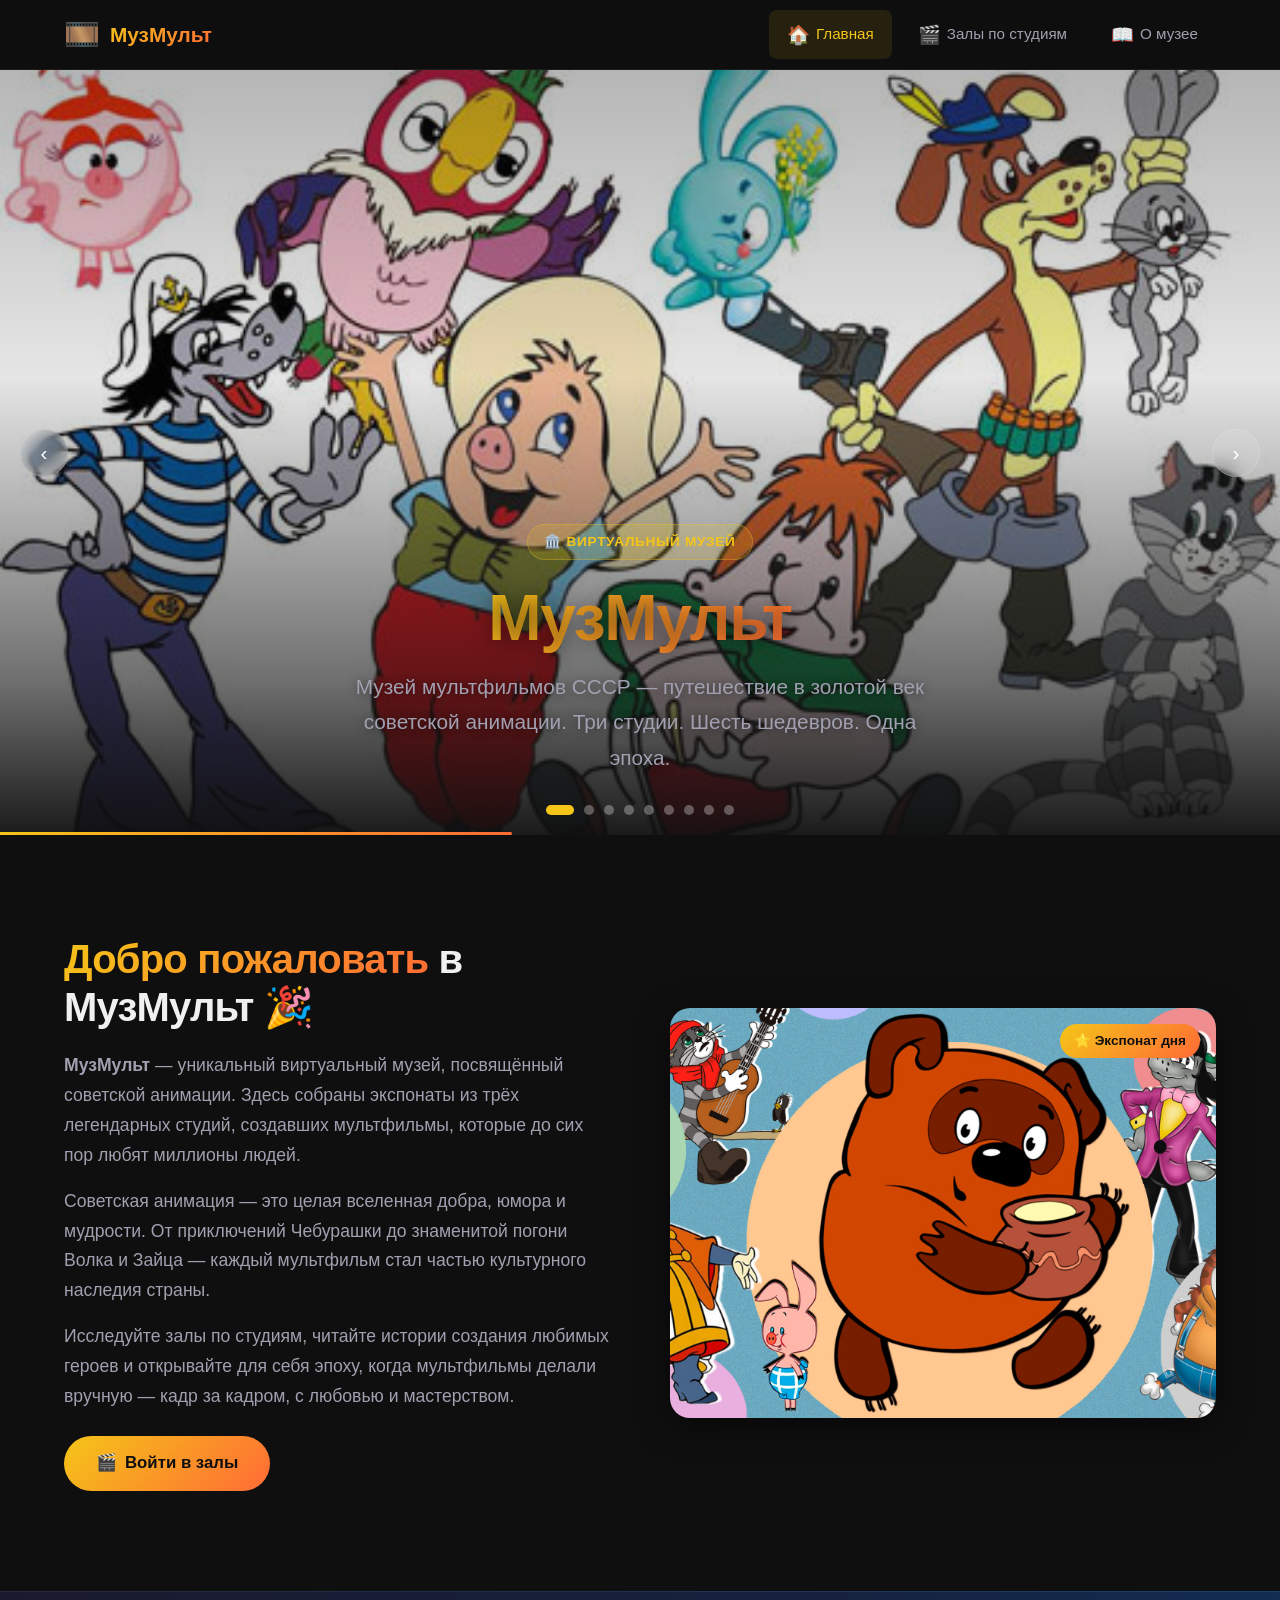
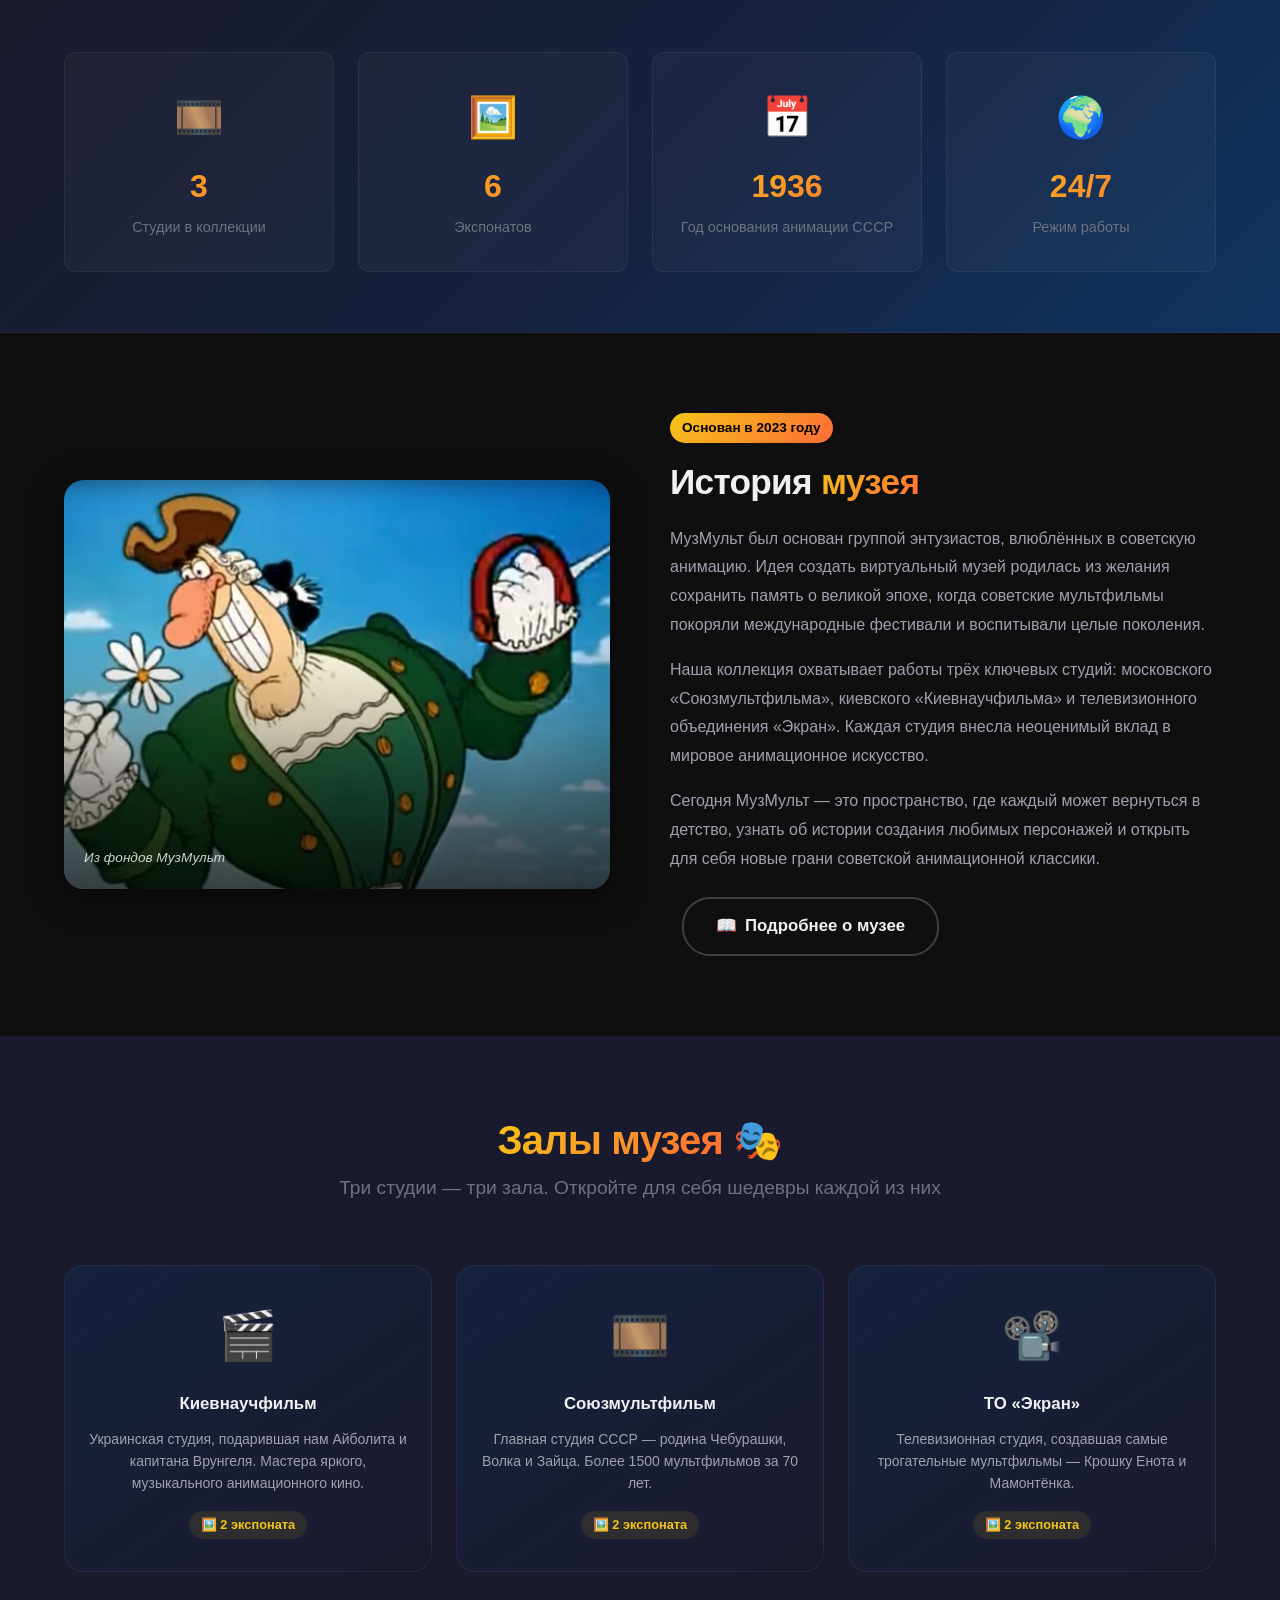
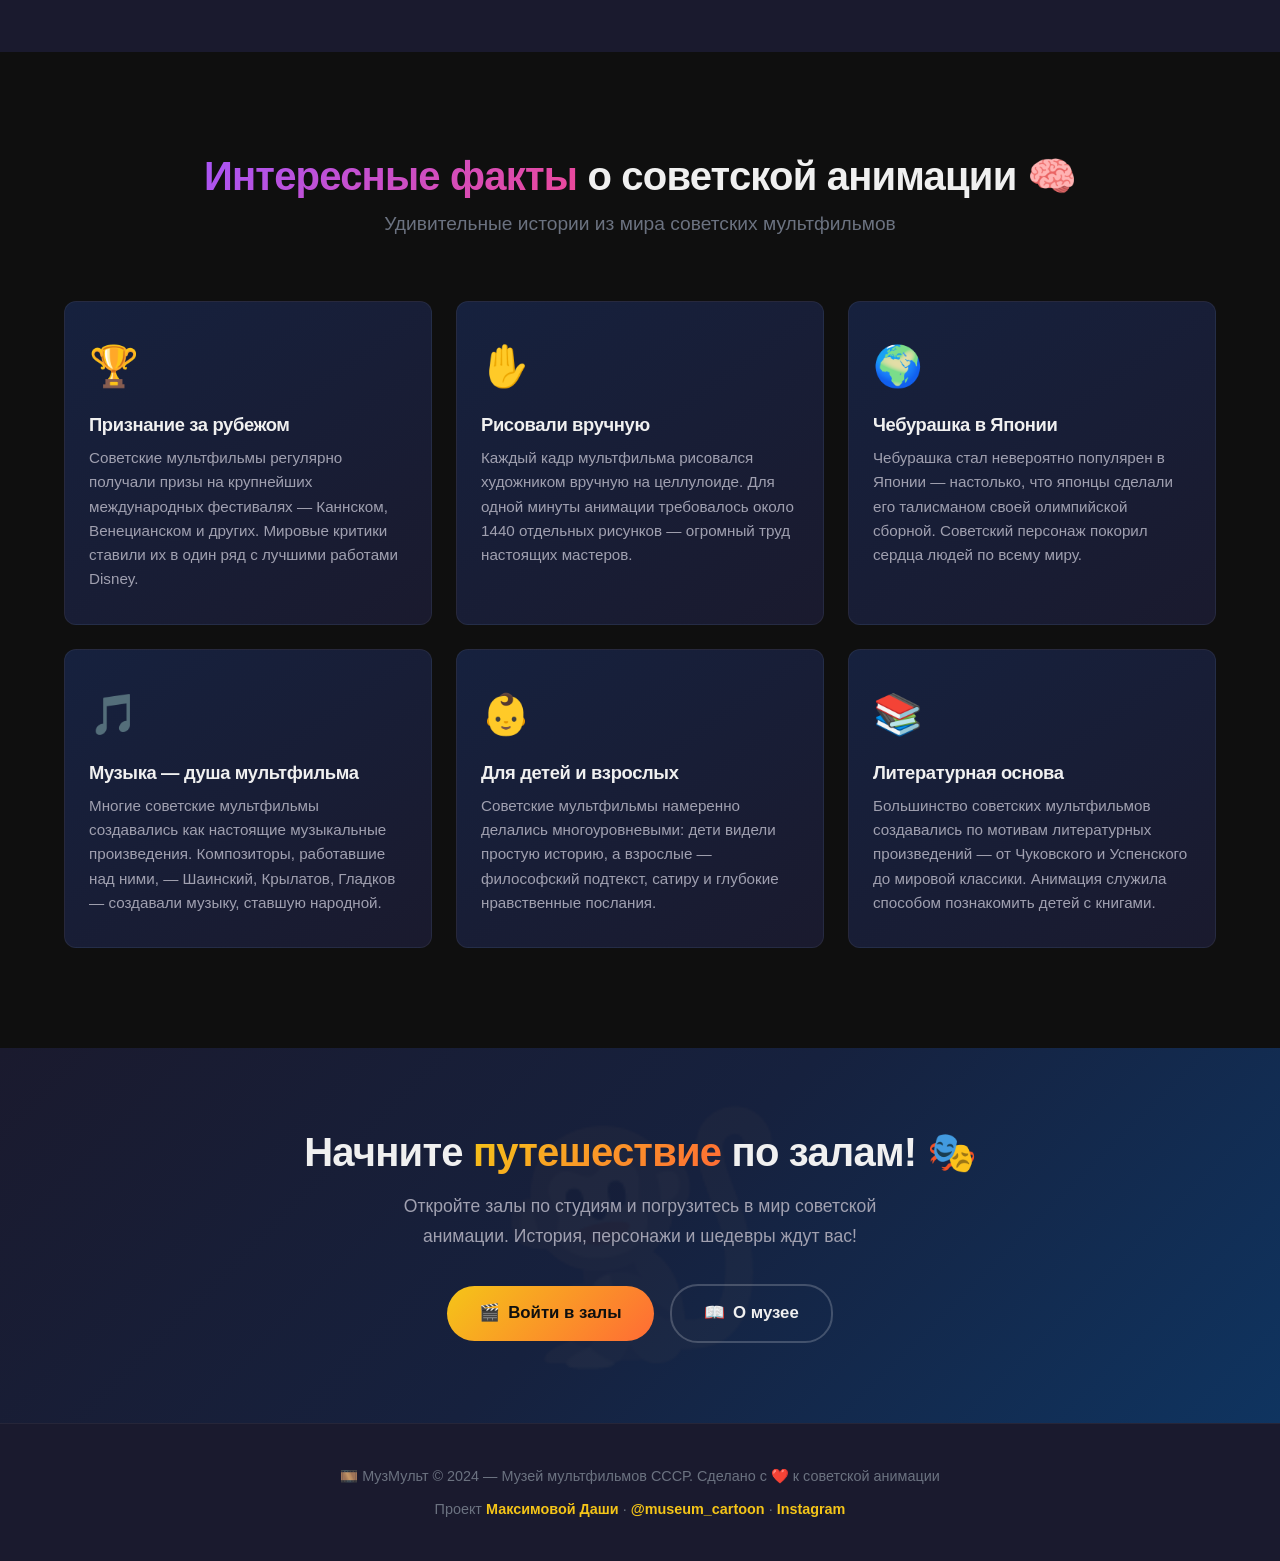
<file: index.html>
<!DOCTYPE html>
<html lang="ru">
<head>
    <meta charset="UTF-8">
    <meta name="viewport" content="width=device-width, initial-scale=1.0">
    <meta name="description" content="МузМульт — виртуальный музей мультфильмов СССР. Исследуйте золотой век советской анимации: Союзмультфильм, Киевнаучфильм, ТО «Экран».">
    <meta name="theme-color" content="#0f0f0f">
    <title>МузМульт — Музей мультфильмов СССР</title>
    <link rel="stylesheet" href="css/style.css">
    <style>
        .text-gradient-film {
            background: linear-gradient(135deg, #f5c518, #ff6b35);
            -webkit-background-clip: text;
            -webkit-text-fill-color: transparent;
            background-clip: text;
        }

        /* Hero badge */
        .hero-badge {
            display: inline-flex;
            align-items: center;
            gap: 8px;
            background: rgba(245, 197, 24, 0.15);
            border: 1px solid rgba(245, 197, 24, 0.3);
            border-radius: 100px;
            padding: 6px 16px;
            font-size: 0.85rem;
            color: var(--color-accent-yellow);
            font-weight: 600;
            letter-spacing: 0.05em;
            text-transform: uppercase;
            margin-bottom: 20px;
        }

        /* History section */
        .history {
            padding: 80px 0;
            background: var(--color-bg-primary);
        }

        .history__grid {
            display: grid;
            grid-template-columns: 1fr 1fr;
            gap: 60px;
            align-items: center;
        }

        .history__image-wrap {
            position: relative;
            border-radius: var(--border-radius-lg);
            overflow: hidden;
            aspect-ratio: 4/3;
            box-shadow: var(--shadow-lg);
        }

        .history__image-wrap img {
            width: 100%;
            height: 100%;
            object-fit: cover;
            transition: transform 0.5s ease;
        }

        .history__image-wrap:hover img {
            transform: scale(1.04);
        }

        .history__image-overlay {
            position: absolute;
            inset: 0;
            background: linear-gradient(to top, rgba(0,0,0,0.6) 0%, transparent 60%);
        }

        .history__image-caption {
            position: absolute;
            bottom: 20px;
            left: 20px;
            font-size: 0.85rem;
            color: rgba(255,255,255,0.8);
            font-style: italic;
        }

        .history__text h2 {
            font-size: clamp(1.6rem, 3vw, 2.2rem);
            line-height: 1.3;
            margin-bottom: 20px;
        }

        .history__text p {
            color: var(--color-text-secondary);
            line-height: 1.8;
            margin-bottom: 16px;
            font-size: 1rem;
        }

        .history__year-badge {
            display: inline-block;
            background: var(--gradient-accent);
            color: #000;
            font-weight: 700;
            font-size: 0.85rem;
            padding: 4px 12px;
            border-radius: 100px;
            margin-bottom: 16px;
        }

        /* Studios preview */
        .studios-preview {
            padding: 80px 0;
            background: var(--color-bg-secondary);
        }

        .studios-preview__grid {
            display: grid;
            grid-template-columns: repeat(3, 1fr);
            gap: 24px;
            margin-top: 48px;
        }

        .studio-card {
            background: var(--gradient-card);
            border: 1px solid rgba(255,255,255,0.06);
            border-radius: var(--border-radius-lg);
            padding: 32px 24px;
            text-align: center;
            transition: transform var(--transition-spring), box-shadow var(--transition-normal), border-color var(--transition-normal);
            cursor: pointer;
            text-decoration: none;
            color: inherit;
            display: block;
        }

        .studio-card:hover {
            transform: translateY(-6px);
            box-shadow: var(--shadow-glow-yellow);
            border-color: rgba(245, 197, 24, 0.3);
        }

        .studio-card__emoji {
            font-size: 3rem;
            display: block;
            margin-bottom: 16px;
        }

        .studio-card__name {
            font-size: 1.05rem;
            font-weight: 700;
            margin-bottom: 10px;
            color: var(--color-text-primary);
        }

        .studio-card__desc {
            font-size: 0.875rem;
            color: var(--color-text-secondary);
            line-height: 1.6;
        }

        .studio-card__count {
            display: inline-flex;
            align-items: center;
            gap: 6px;
            margin-top: 16px;
            font-size: 0.8rem;
            font-weight: 600;
            color: var(--color-accent-yellow);
            background: rgba(245, 197, 24, 0.1);
            padding: 4px 12px;
            border-radius: 100px;
        }

        @media (max-width: 900px) {
            .history__grid {
                grid-template-columns: 1fr;
                gap: 40px;
            }

            .studios-preview__grid {
                grid-template-columns: 1fr;
                gap: 16px;
            }
        }

        @media (max-width: 600px) {
            .studios-preview__grid {
                grid-template-columns: 1fr;
            }
        }
    </style>
</head>
<body>

<!-- ============================================
     HEADER
     ============================================ -->
<header class="header" role="banner">
    <div class="header__inner">

        <a href="index.html" class="header__logo" aria-label="МузМульт — на главную">
            <span class="header__logo-emoji" aria-hidden="true">🎞️</span>
            <span class="header__logo-text">МузМульт</span>
        </a>

        <nav class="nav" role="navigation" aria-label="Основная навигация">
            <ul class="nav__list">
                <li>
                    <a href="index.html" class="nav__link nav__link--active">
                        <span class="nav__link-emoji" aria-hidden="true">🏠</span>
                        Главная
                    </a>
                </li>
                <li>
                    <a href="gallery.html" class="nav__link">
                        <span class="nav__link-emoji" aria-hidden="true">🎬</span>
                        Залы по студиям
                    </a>
                </li>
                <li>
                    <a href="about.html" class="nav__link">
                        <span class="nav__link-emoji" aria-hidden="true">📖</span>
                        О музее
                    </a>
                </li>
            </ul>
        </nav>

        <button class="burger" aria-label="Открыть меню" aria-expanded="false" aria-controls="mobile-nav">
            <span class="burger__line"></span>
            <span class="burger__line"></span>
            <span class="burger__line"></span>
        </button>
    </div>
</header>

<!-- Мобильная навигация -->
<div class="mobile-nav" id="mobile-nav" aria-hidden="true" role="dialog" aria-label="Мобильное меню">
    <nav>
        <ul class="mobile-nav__list">
            <li>
                <a href="index.html" class="mobile-nav__link mobile-nav__link--active">
                    <span class="mobile-nav__link-emoji" aria-hidden="true">🏠</span>
                    Главная
                </a>
            </li>
            <li>
                <a href="gallery.html" class="mobile-nav__link">
                    <span class="mobile-nav__link-emoji" aria-hidden="true">🎬</span>
                    Залы по студиям
                </a>
            </li>
            <li>
                <a href="about.html" class="mobile-nav__link">
                    <span class="mobile-nav__link-emoji" aria-hidden="true">📖</span>
                    О музее
                </a>
            </li>
        </ul>
    </nav>
</div>

<!-- ============================================
     MAIN CONTENT
     ============================================ -->
<main class="page-wrapper">

    <!-- ========== HERO SLIDER ========== -->
    <section class="hero" aria-label="Слайдер">
        <div class="slider">
            <div class="slider__track" role="tablist" aria-label="Слайды">
            </div>
            <div class="slider__overlay" aria-hidden="true"></div>
            <div class="slider__content">
                <div class="hero-badge" aria-hidden="true">🏛️ Виртуальный музей</div>
                <h1 class="slider__title">
                    <span class="text-gradient">МузМульт</span>
                </h1>
                <p class="slider__description">
                    Музей мультфильмов СССР — путешествие в золотой век советской анимации.
                    Три студии. Шесть шедевров. Одна эпоха.
                </p>
            </div>
            <button class="slider__arrow slider__arrow--prev" aria-label="Предыдущий слайд">‹</button>
            <button class="slider__arrow slider__arrow--next" aria-label="Следующий слайд">›</button>
            <div class="slider__dots" role="tablist" aria-label="Навигация по слайдам"></div>
            <div class="slider__progress" role="progressbar" aria-label="Прогресс слайда"></div>
        </div>
    </section>

    <!-- ========== INTRO SECTION ========== -->
    <section class="intro" aria-labelledby="intro-heading">
        <div class="container">
            <div class="intro__grid">
                <div class="intro__text animate-on-scroll">
                    <h2 id="intro-heading">
                        <span class="text-gradient">Добро пожаловать</span> в МузМульт 🎉
                    </h2>
                    <p>
                        <strong>МузМульт</strong> — уникальный виртуальный музей, посвящённый
                        советской анимации. Здесь собраны экспонаты из трёх легендарных студий,
                        создавших мультфильмы, которые до сих пор любят миллионы людей.
                    </p>
                    <p>
                        Советская анимация — это целая вселенная добра, юмора и мудрости.
                        От приключений Чебурашки до знаменитой погони Волка и Зайца —
                        каждый мультфильм стал частью культурного наследия страны.
                    </p>
                    <p>
                        Исследуйте залы по студиям, читайте истории создания любимых героев
                        и открывайте для себя эпоху, когда мультфильмы делали вручную —
                        кадр за кадром, с любовью и мастерством.
                    </p>
                    <div class="mt-3">
                        <a href="gallery.html" class="btn btn--primary">
                            <span aria-hidden="true">🎬</span>
                            Войти в залы
                        </a>
                    </div>
                </div>
                <div class="intro__image-wrapper animate-on-scroll" id="intro-image">
                    <img src="" alt="Экспонат музея советской анимации" id="intro-img">
                    <span class="intro__badge" aria-hidden="true">⭐ Экспонат дня</span>
                </div>
            </div>
        </div>
    </section>

    <!-- ========== STATS SECTION ========== -->
    <section class="stats" aria-labelledby="stats-heading">
        <div class="container">
            <h2 id="stats-heading" class="sr-only">Статистика музея</h2>
            <div class="stats__grid">
                <div class="stat-card animate-on-scroll">
                    <span class="stat-card__emoji" aria-hidden="true">🎞️</span>
                    <div class="stat-card__number">3</div>
                    <div class="stat-card__label">Студии в коллекции</div>
                </div>
                <div class="stat-card animate-on-scroll">
                    <span class="stat-card__emoji" aria-hidden="true">🖼️</span>
                    <div class="stat-card__number">6</div>
                    <div class="stat-card__label">Экспонатов</div>
                </div>
                <div class="stat-card animate-on-scroll">
                    <span class="stat-card__emoji" aria-hidden="true">📅</span>
                    <div class="stat-card__number">1936</div>
                    <div class="stat-card__label">Год основания анимации СССР</div>
                </div>
                <div class="stat-card animate-on-scroll">
                    <span class="stat-card__emoji" aria-hidden="true">🌍</span>
                    <div class="stat-card__number">24/7</div>
                    <div class="stat-card__label">Режим работы</div>
                </div>
            </div>
        </div>
    </section>

    <!-- ========== HISTORY SECTION ========== -->
    <section class="history" aria-labelledby="history-heading">
        <div class="container">
            <div class="history__grid">
                <div class="history__image-wrap animate-on-scroll">
                    <img src="memes/2.jpg" alt="Советская анимация — кадры из мультфильмов" loading="lazy">
                    <div class="history__image-overlay"></div>
                    <p class="history__image-caption">Из фондов МузМульт</p>
                </div>
                <div class="history__text animate-on-scroll">
                    <span class="history__year-badge">Основан в 2023 году</span>
                    <h2 id="history-heading">
                        История <span class="text-gradient-film">музея</span>
                    </h2>
                    <p>
                        МузМульт был основан группой энтузиастов, влюблённых в советскую анимацию.
                        Идея создать виртуальный музей родилась из желания сохранить память
                        о великой эпохе, когда советские мультфильмы покоряли международные фестивали
                        и воспитывали целые поколения.
                    </p>
                    <p>
                        Наша коллекция охватывает работы трёх ключевых студий: московского
                        «Союзмультфильма», киевского «Киевнаучфильма» и телевизионного объединения «Экран».
                        Каждая студия внесла неоценимый вклад в мировое анимационное искусство.
                    </p>
                    <p>
                        Сегодня МузМульт — это пространство, где каждый может вернуться в детство,
                        узнать об истории создания любимых персонажей и открыть для себя новые
                        грани советской анимационной классики.
                    </p>
                    <div class="mt-3">
                        <a href="about.html" class="btn btn--outline">
                            <span aria-hidden="true">📖</span>
                            Подробнее о музее
                        </a>
                    </div>
                </div>
            </div>
        </div>
    </section>

    <!-- ========== STUDIOS PREVIEW ========== -->
    <section class="studios-preview" aria-labelledby="studios-heading">
        <div class="container">
            <div class="facts__header animate-on-scroll">
                <h2 id="studios-heading">
                    <span class="text-gradient">Залы музея</span>
                    <span aria-hidden="true"> 🎭</span>
                </h2>
                <p class="section-subtitle">
                    Три студии — три зала. Откройте для себя шедевры каждой из них
                </p>
            </div>
            <div class="studios-preview__grid">
                <a href="gallery.html?studio=kievnauchfilm" class="studio-card animate-on-scroll">
                    <span class="studio-card__emoji" aria-hidden="true">🎬</span>
                    <div class="studio-card__name">Киевнаучфильм</div>
                    <div class="studio-card__desc">
                        Украинская студия, подарившая нам Айболита и капитана Врунгеля.
                        Мастера яркого, музыкального анимационного кино.
                    </div>
                    <span class="studio-card__count">🖼️ 2 экспоната</span>
                </a>
                <a href="gallery.html?studio=soyuzmultfilm" class="studio-card animate-on-scroll">
                    <span class="studio-card__emoji" aria-hidden="true">🎞️</span>
                    <div class="studio-card__name">Союзмультфильм</div>
                    <div class="studio-card__desc">
                        Главная студия СССР — родина Чебурашки, Волка и Зайца.
                        Более 1500 мультфильмов за 70 лет.
                    </div>
                    <span class="studio-card__count">🖼️ 2 экспоната</span>
                </a>
                <a href="gallery.html?studio=ekran" class="studio-card animate-on-scroll">
                    <span class="studio-card__emoji" aria-hidden="true">📽️</span>
                    <div class="studio-card__name">ТО «Экран»</div>
                    <div class="studio-card__desc">
                        Телевизионная студия, создавшая самые трогательные мультфильмы —
                        Крошку Енота и Мамонтёнка.
                    </div>
                    <span class="studio-card__count">🖼️ 2 экспоната</span>
                </a>
            </div>
        </div>
    </section>

    <!-- ========== FACTS SECTION ========== -->
    <section class="facts" aria-labelledby="facts-heading">
        <div class="container">
            <div class="facts__header animate-on-scroll">
                <h2 id="facts-heading">
                    <span class="text-gradient-fun">Интересные факты</span> о советской анимации
                    <span aria-hidden="true">🧠</span>
                </h2>
                <p class="section-subtitle">
                    Удивительные истории из мира советских мультфильмов
                </p>
            </div>
            <div class="facts__grid">
                <article class="fact-card animate-on-scroll">
                    <span class="fact-card__emoji" aria-hidden="true">🏆</span>
                    <h3 class="fact-card__title">Признание за рубежом</h3>
                    <p class="fact-card__text">
                        Советские мультфильмы регулярно получали призы на крупнейших
                        международных фестивалях — Каннском, Венецианском и других.
                        Мировые критики ставили их в один ряд с лучшими работами Disney.
                    </p>
                </article>
                <article class="fact-card animate-on-scroll">
                    <span class="fact-card__emoji" aria-hidden="true">✋</span>
                    <h3 class="fact-card__title">Рисовали вручную</h3>
                    <p class="fact-card__text">
                        Каждый кадр мультфильма рисовался художником вручную на целлулоиде.
                        Для одной минуты анимации требовалось около 1440 отдельных рисунков —
                        огромный труд настоящих мастеров.
                    </p>
                </article>
                <article class="fact-card animate-on-scroll">
                    <span class="fact-card__emoji" aria-hidden="true">🌍</span>
                    <h3 class="fact-card__title">Чебурашка в Японии</h3>
                    <p class="fact-card__text">
                        Чебурашка стал невероятно популярен в Японии — настолько, что
                        японцы сделали его талисманом своей олимпийской сборной.
                        Советский персонаж покорил сердца людей по всему миру.
                    </p>
                </article>
                <article class="fact-card animate-on-scroll">
                    <span class="fact-card__emoji" aria-hidden="true">🎵</span>
                    <h3 class="fact-card__title">Музыка — душа мультфильма</h3>
                    <p class="fact-card__text">
                        Многие советские мультфильмы создавались как настоящие музыкальные
                        произведения. Композиторы, работавшие над ними, — Шаинский,
                        Крылатов, Гладков — создавали музыку, ставшую народной.
                    </p>
                </article>
                <article class="fact-card animate-on-scroll">
                    <span class="fact-card__emoji" aria-hidden="true">👶</span>
                    <h3 class="fact-card__title">Для детей и взрослых</h3>
                    <p class="fact-card__text">
                        Советские мультфильмы намеренно делались многоуровневыми:
                        дети видели простую историю, а взрослые — философский подтекст,
                        сатиру и глубокие нравственные послания.
                    </p>
                </article>
                <article class="fact-card animate-on-scroll">
                    <span class="fact-card__emoji" aria-hidden="true">📚</span>
                    <h3 class="fact-card__title">Литературная основа</h3>
                    <p class="fact-card__text">
                        Большинство советских мультфильмов создавались по мотивам
                        литературных произведений — от Чуковского и Успенского до мировой
                        классики. Анимация служила способом познакомить детей с книгами.
                    </p>
                </article>
            </div>
        </div>
    </section>

    <!-- ========== CTA SECTION ========== -->
    <section class="cta" aria-labelledby="cta-heading">
        <div class="container">
            <div class="animate-on-scroll">
                <h2 id="cta-heading">
                    Начните
                    <span class="text-gradient">путешествие</span>
                    по залам!
                    <span aria-hidden="true">🎭</span>
                </h2>
                <p>
                    Откройте залы по студиям и погрузитесь в мир советской анимации.
                    История, персонажи и шедевры ждут вас!
                </p>
                <div class="btn-group">
                    <a href="gallery.html" class="btn btn--primary">
                        <span aria-hidden="true">🎬</span>
                        Войти в залы
                    </a>
                    <a href="about.html" class="btn btn--outline">
                        <span aria-hidden="true">📖</span>
                        О музее
                    </a>
                </div>
            </div>
        </div>
    </section>

</main>

<!-- ============================================
     FOOTER
     ============================================ -->
<footer class="footer" role="contentinfo">
    <div class="container">
        <p class="footer__text">
            <span aria-hidden="true">🎞️</span>
            МузМульт © 2024 — Музей мультфильмов СССР. Сделано с
            <span class="footer__heart" aria-label="любовью">❤️</span>
            к советской анимации
        </p>
        <p class="footer__text mt-1">
            Проект <a href="about.html" class="footer__link">Максимовой Даши</a>
            · <a href="https://t.me/museum_cartoon" class="footer__link" target="_blank" rel="noopener">@museum_cartoon</a>
            · <a href="https://www.instagram.com/museum_cartoon" class="footer__link" target="_blank" rel="noopener">Instagram</a>
        </p>
    </div>
</footer>

<!-- ============================================
     SCRIPTS
     ============================================ -->
<script src="js/images.js"></script>
<script src="js/common.js"></script>
<!-- Переопределяем getAllImagePaths для слайдера — только 3 фото для главной -->
<script>
    (function() {
        var _orig = getAllImagePaths;
        window.getAllImagePaths = function() {
            return getSliderImagePaths();
        };
        // Восстанавливаем оригинал после инициализации слайдера
        document.addEventListener('DOMContentLoaded', function() {
            window.getAllImagePaths = _orig;
        });
    })();
</script>
<script src="js/slider.js"></script>

<script>
    (function () {
        'use strict';
        var introImg = document.getElementById('intro-img');
        if (introImg) {
            introImg.src = 'memes/3.jpg';
        }
    })();
</script>

</body>
</html>
</file>
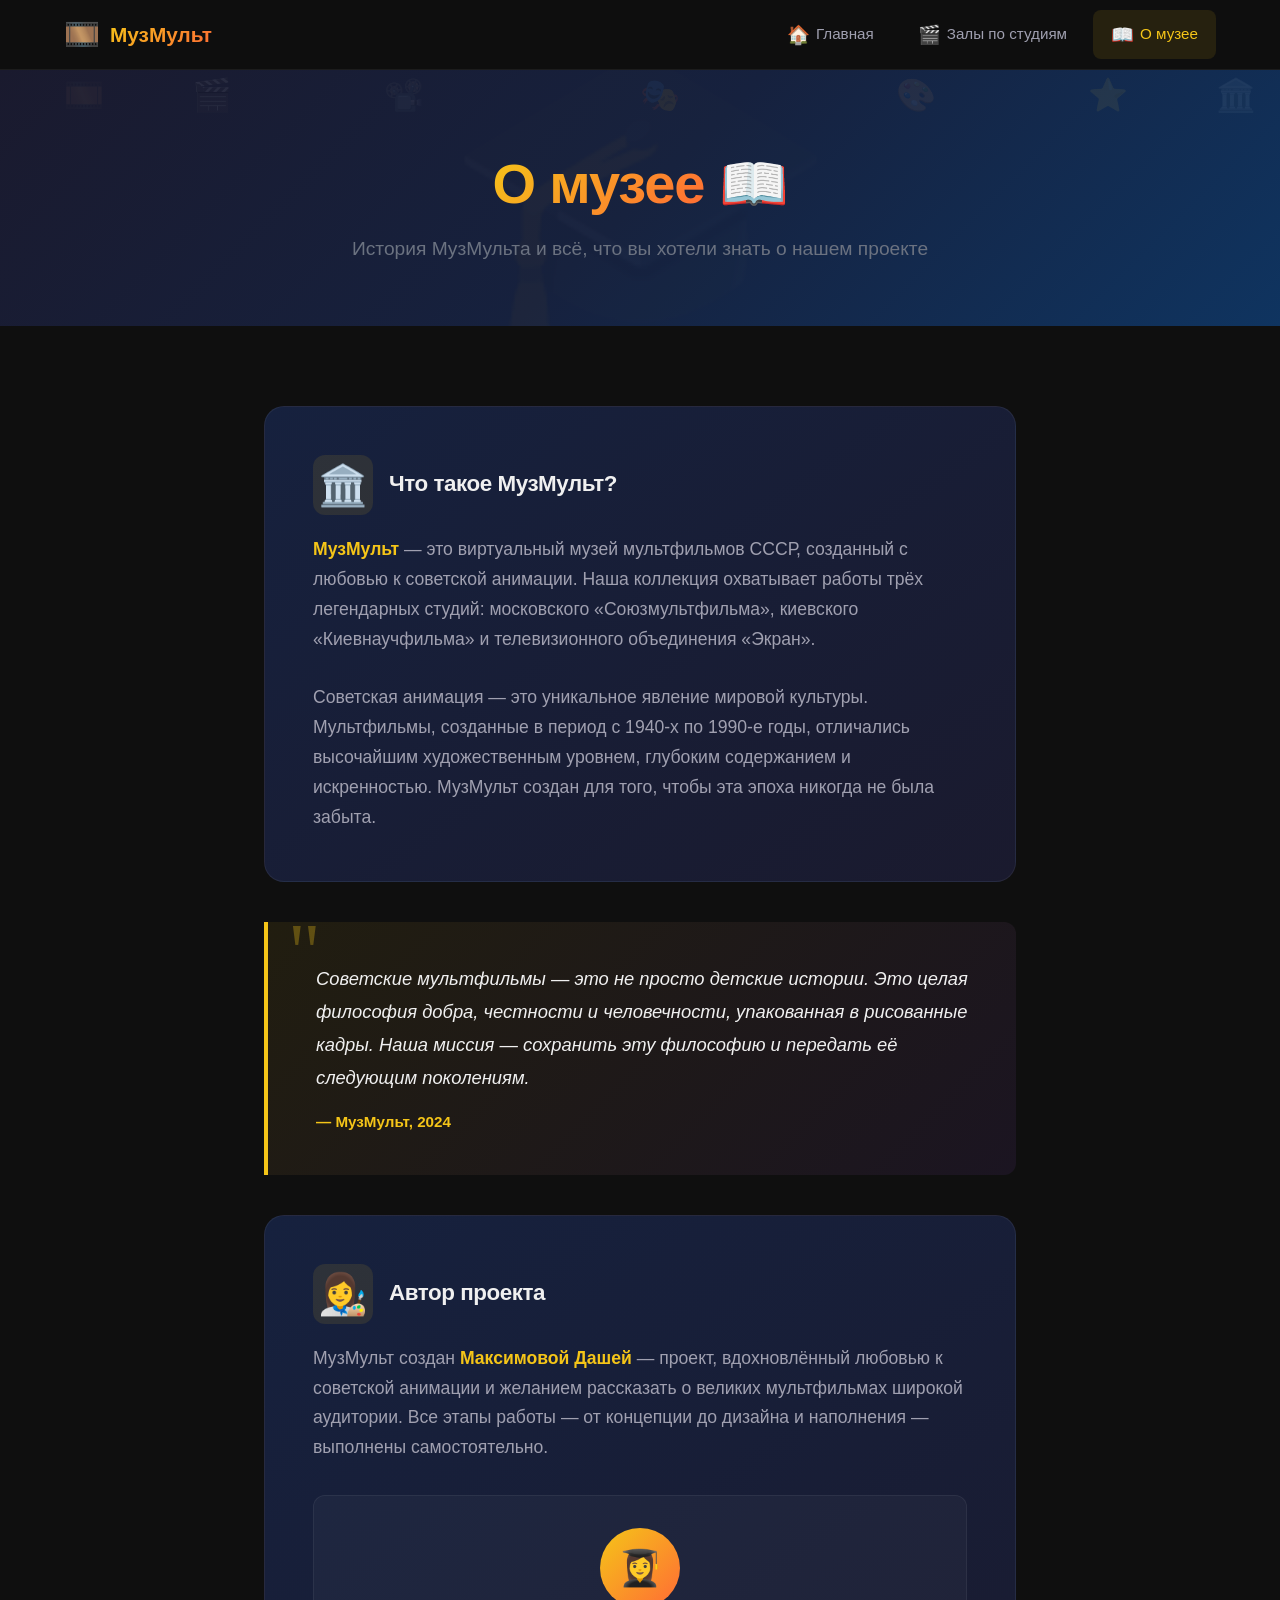
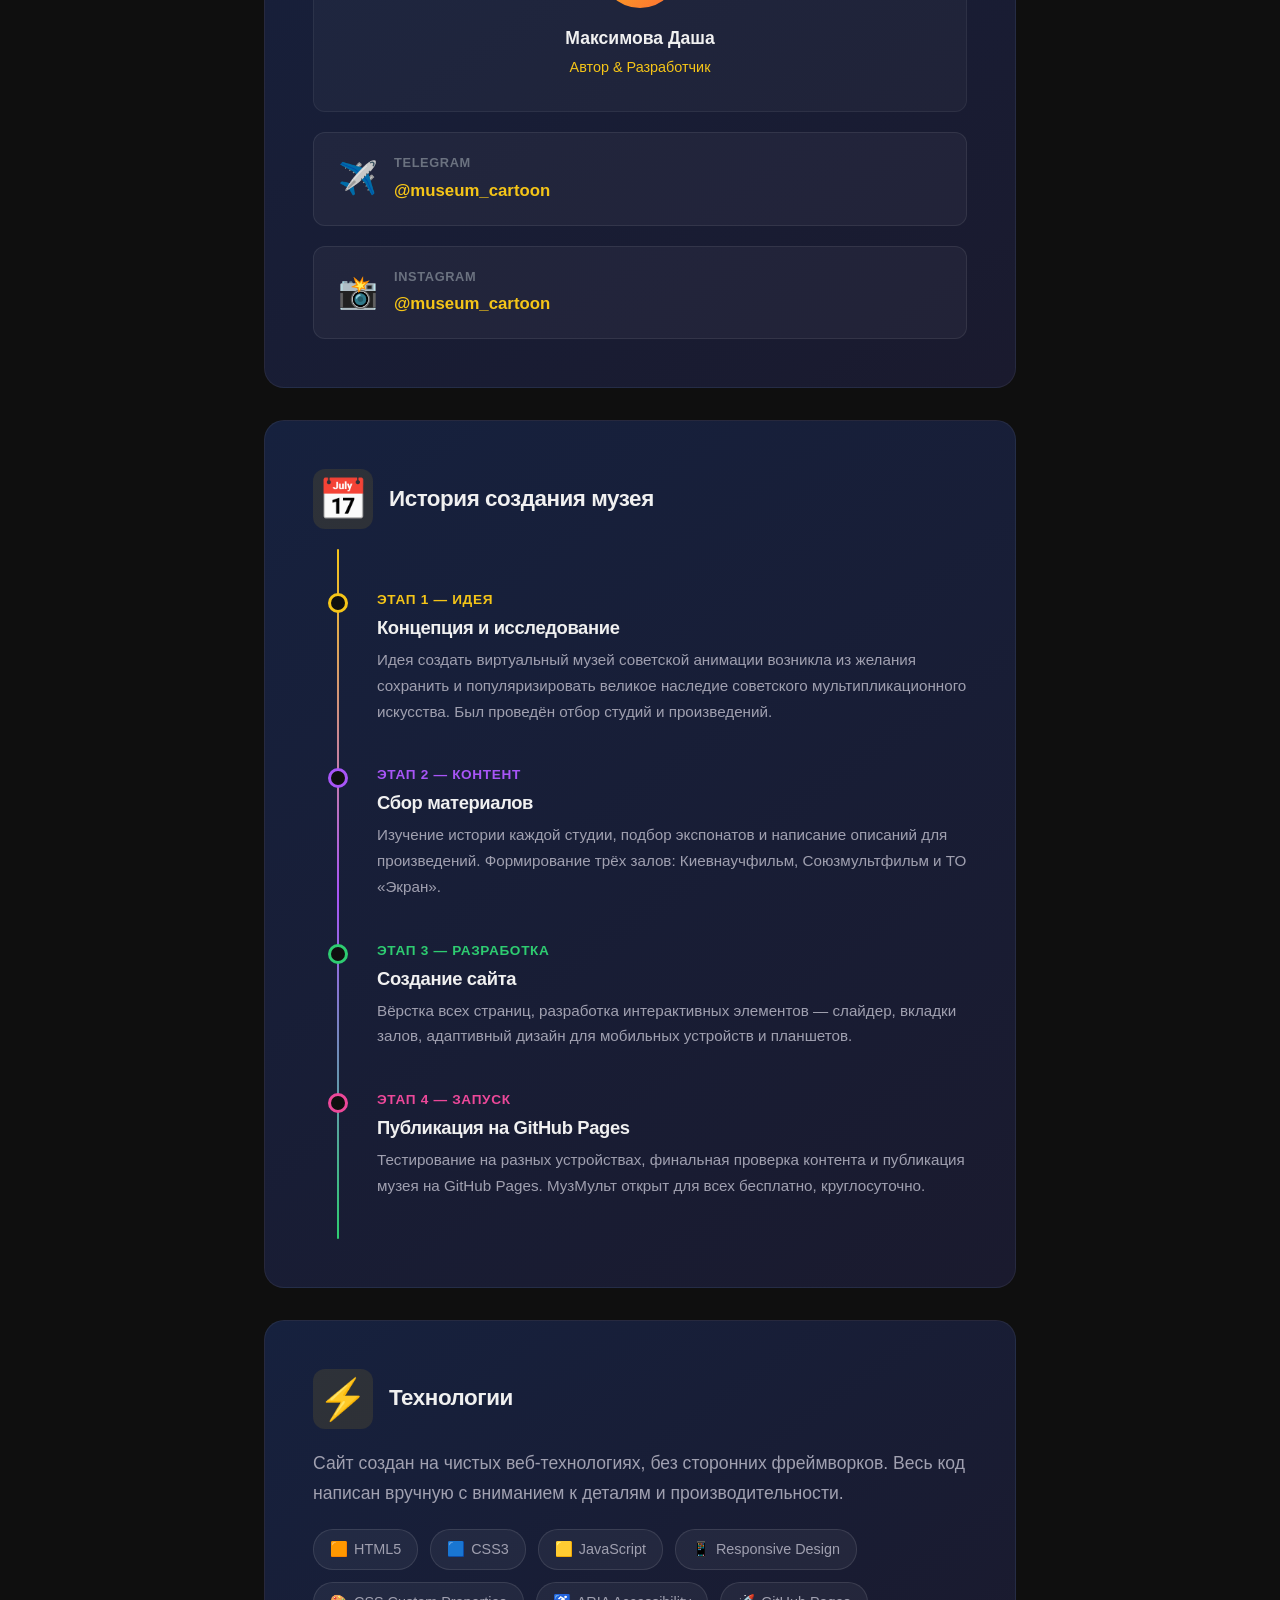
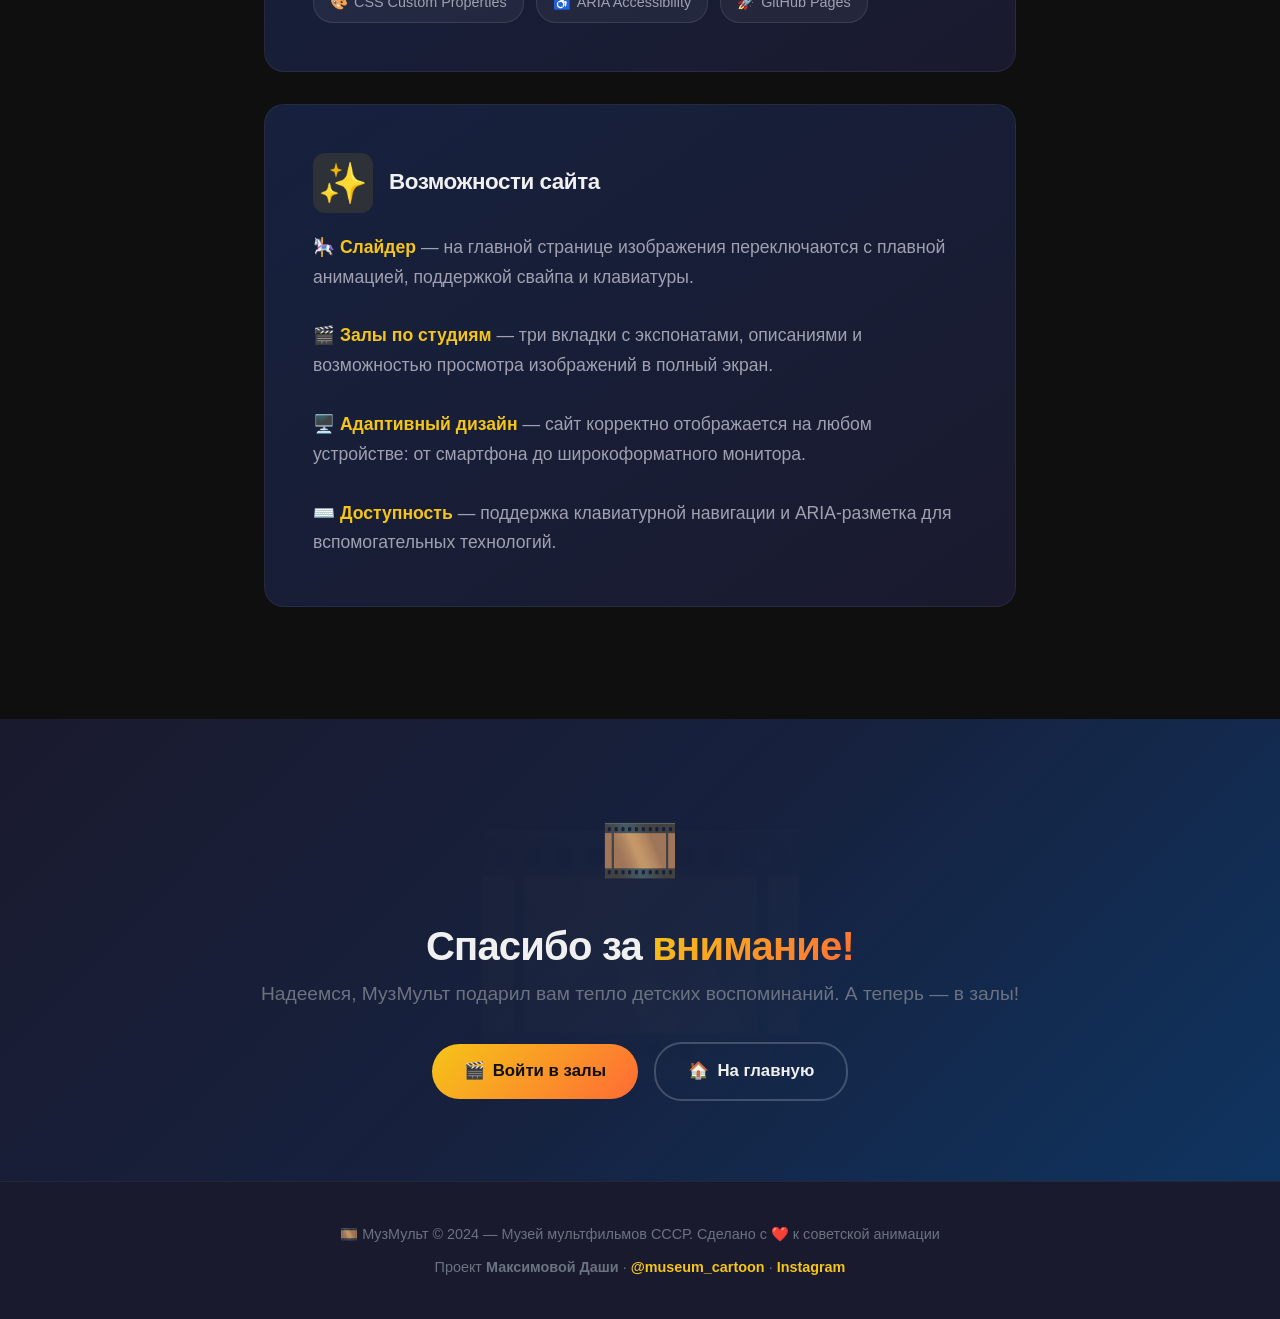
<file: about.html>
<!DOCTYPE html>
<html lang="ru">
<head>
    <meta charset="UTF-8">
    <meta name="viewport" content="width=device-width, initial-scale=1.0">
    <meta name="description" content="О музее МузМульт — виртуальный музей советской анимации. Автор: Максимова Даша.">
    <meta name="theme-color" content="#0f0f0f">
    <title>О музее — МузМульт</title>
    <link rel="stylesheet" href="css/style.css">
    <style>
        /* Timeline */
        .timeline {
            position: relative;
            padding: 40px 0;
            max-width: 700px;
            margin: 0 auto;
        }

        .timeline::before {
            content: '';
            position: absolute;
            top: 0; bottom: 0; left: 24px;
            width: 2px;
            background: linear-gradient(to bottom,
                var(--color-accent-yellow) 0%,
                var(--color-accent-purple) 50%,
                var(--color-accent-green) 100%);
            border-radius: 2px;
        }

        .timeline-item {
            position: relative;
            padding-left: 64px;
            padding-bottom: 40px;
        }

        .timeline-item:last-child { padding-bottom: 0; }

        .timeline-item__dot {
            position: absolute;
            left: 15px; top: 4px;
            width: 20px; height: 20px;
            border-radius: 50%;
            background: var(--color-bg-primary);
            border: 3px solid var(--color-accent-yellow);
            z-index: 1;
            transition: transform 0.3s cubic-bezier(0.34, 1.56, 0.64, 1), border-color 0.3s ease;
        }

        .timeline-item:hover .timeline-item__dot { transform: scale(1.3); border-color: var(--color-accent-orange); }
        .timeline-item:nth-child(2) .timeline-item__dot { border-color: var(--color-accent-purple); }
        .timeline-item:nth-child(3) .timeline-item__dot { border-color: var(--color-accent-green); }
        .timeline-item:nth-child(4) .timeline-item__dot { border-color: var(--color-accent-pink); }

        .timeline-item__date {
            font-size: 0.85rem;
            font-weight: 600;
            color: var(--color-accent-yellow);
            text-transform: uppercase;
            letter-spacing: 0.05em;
            margin-bottom: 6px;
        }

        .timeline-item:nth-child(2) .timeline-item__date { color: var(--color-accent-purple); }
        .timeline-item:nth-child(3) .timeline-item__date { color: var(--color-accent-green); }
        .timeline-item:nth-child(4) .timeline-item__date { color: var(--color-accent-pink); }

        .timeline-item__title {
            font-size: 1.15rem;
            font-weight: 700;
            margin-bottom: 8px;
            color: var(--color-text-primary);
        }

        .timeline-item__text {
            font-size: 0.95rem;
            color: var(--color-text-secondary);
            line-height: 1.7;
        }

        /* Mission quote */
        .mission-quote {
            position: relative;
            padding: 40px 48px;
            background: linear-gradient(135deg, rgba(245,197,24,0.08), rgba(168,85,247,0.08));
            border-left: 4px solid var(--color-accent-yellow);
            border-radius: 0 var(--border-radius-md) var(--border-radius-md) 0;
            margin: 40px 0;
        }

        .mission-quote::before {
            content: '"';
            position: absolute;
            top: -10px; left: 20px;
            font-size: 5rem;
            font-family: var(--font-display);
            color: var(--color-accent-yellow);
            opacity: 0.3;
            line-height: 1;
        }

        .mission-quote__text {
            font-size: 1.15rem;
            font-style: italic;
            color: var(--color-text-primary);
            line-height: 1.8;
            position: relative;
            z-index: 1;
        }

        .mission-quote__author {
            margin-top: 16px;
            font-size: 0.95rem;
            color: var(--color-accent-yellow);
            font-weight: 600;
            font-style: normal;
        }

        /* Contact block */
        .contact-block {
            display: flex;
            align-items: center;
            gap: 16px;
            margin-top: 20px;
            padding: 20px 24px;
            background: rgba(255,255,255,0.04);
            border: 1px solid rgba(255,255,255,0.08);
            border-radius: var(--border-radius-md);
        }

        .contact-block__icon {
            font-size: 2rem;
            flex-shrink: 0;
        }

        .contact-block__label {
            font-size: 0.8rem;
            color: var(--color-text-muted);
            text-transform: uppercase;
            letter-spacing: 0.05em;
            font-weight: 600;
            margin-bottom: 4px;
        }

        .contact-block__value {
            font-size: 1.05rem;
            font-weight: 700;
            color: var(--color-accent-yellow);
        }

        .contact-block__value a {
            color: inherit;
            text-decoration: none;
            transition: color var(--transition-fast);
        }

        .contact-block__value a:hover {
            color: var(--color-accent-orange);
        }

        /* About final */
        .about-final {
            text-align: center;
            padding: 80px 0;
            background: var(--gradient-hero);
            position: relative;
            overflow: hidden;
        }

        .about-final::before {
            content: '🎞️';
            position: absolute;
            font-size: 18rem;
            opacity: 0.03;
            top: 50%; left: 50%;
            transform: translate(-50%, -50%);
            pointer-events: none;
        }

        .about-final__emoji {
            font-size: 4rem;
            display: block;
            margin-bottom: 20px;
            animation: logoWiggle 3s ease-in-out infinite;
        }

        /* Floating emojis */
        .floating-emojis {
            position: absolute;
            inset: 0;
            pointer-events: none;
            overflow: hidden;
            z-index: 0;
        }

        .floating-emoji {
            position: absolute;
            font-size: 2rem;
            opacity: 0.07;
            animation: floatEmoji 15s linear infinite;
        }

        .floating-emoji:nth-child(1) { left: 5%;  animation-delay: 0s;   animation-duration: 18s; }
        .floating-emoji:nth-child(2) { left: 15%; animation-delay: 2s;   animation-duration: 14s; }
        .floating-emoji:nth-child(3) { left: 30%; animation-delay: 4s;   animation-duration: 20s; }
        .floating-emoji:nth-child(4) { left: 50%; animation-delay: 1s;   animation-duration: 16s; }
        .floating-emoji:nth-child(5) { left: 70%; animation-delay: 3s;   animation-duration: 19s; }
        .floating-emoji:nth-child(6) { left: 85%; animation-delay: 5s;   animation-duration: 15s; }
        .floating-emoji:nth-child(7) { left: 95%; animation-delay: 2.5s; animation-duration: 17s; }

        @keyframes floatEmoji {
            0%   { transform: translateY(100vh) rotate(0deg); opacity: 0; }
            10%  { opacity: 0.07; }
            90%  { opacity: 0.07; }
            100% { transform: translateY(-100px) rotate(360deg); opacity: 0; }
        }

        @media (max-width: 768px) {
            .timeline::before { left: 16px; }
            .timeline-item { padding-left: 48px; padding-bottom: 32px; }
            .timeline-item__dot { left: 7px; }
            .mission-quote { padding: 32px 24px; }
            .mission-quote::before { font-size: 3.5rem; left: 10px; }
        }

        @media (max-width: 480px) {
            .mission-quote { padding: 24px 20px; }
            .mission-quote__text { font-size: 1rem; }
            .contact-block { flex-direction: column; align-items: flex-start; gap: 10px; }
        }
    </style>
</head>
<body>

<!-- ============================================
     HEADER
     ============================================ -->
<header class="header" role="banner">
    <div class="header__inner">
        <a href="index.html" class="header__logo" aria-label="МузМульт — на главную">
            <span class="header__logo-emoji" aria-hidden="true">🎞️</span>
            <span class="header__logo-text">МузМульт</span>
        </a>
        <nav class="nav" role="navigation" aria-label="Основная навигация">
            <ul class="nav__list">
                <li>
                    <a href="index.html" class="nav__link">
                        <span class="nav__link-emoji" aria-hidden="true">🏠</span>
                        Главная
                    </a>
                </li>
                <li>
                    <a href="gallery.html" class="nav__link">
                        <span class="nav__link-emoji" aria-hidden="true">🎬</span>
                        Залы по студиям
                    </a>
                </li>
                <li>
                    <a href="about.html" class="nav__link nav__link--active">
                        <span class="nav__link-emoji" aria-hidden="true">📖</span>
                        О музее
                    </a>
                </li>
            </ul>
        </nav>
        <button class="burger" aria-label="Открыть меню" aria-expanded="false" aria-controls="mobile-nav">
            <span class="burger__line"></span>
            <span class="burger__line"></span>
            <span class="burger__line"></span>
        </button>
    </div>
</header>

<!-- Мобильная навигация -->
<div class="mobile-nav" id="mobile-nav" aria-hidden="true" role="dialog" aria-label="Мобильное меню">
    <nav>
        <ul class="mobile-nav__list">
            <li>
                <a href="index.html" class="mobile-nav__link">
                    <span class="mobile-nav__link-emoji" aria-hidden="true">🏠</span>
                    Главная
                </a>
            </li>
            <li>
                <a href="gallery.html" class="mobile-nav__link">
                    <span class="mobile-nav__link-emoji" aria-hidden="true">🎬</span>
                    Залы по студиям
                </a>
            </li>
            <li>
                <a href="about.html" class="mobile-nav__link mobile-nav__link--active">
                    <span class="mobile-nav__link-emoji" aria-hidden="true">📖</span>
                    О музее
                </a>
            </li>
        </ul>
    </nav>
</div>

<!-- ============================================
     MAIN CONTENT
     ============================================ -->
<main class="about-page page-wrapper" role="main">

    <!-- Hero -->
    <section class="about-hero" aria-labelledby="about-heading">
        <div class="floating-emojis" aria-hidden="true">
            <span class="floating-emoji">🎞️</span>
            <span class="floating-emoji">🎬</span>
            <span class="floating-emoji">📽️</span>
            <span class="floating-emoji">🎭</span>
            <span class="floating-emoji">🎨</span>
            <span class="floating-emoji">⭐</span>
            <span class="floating-emoji">🏛️</span>
        </div>
        <div class="container" style="position:relative;z-index:1;">
            <h1 id="about-heading">
                <span class="text-gradient">О музее</span>
                <span aria-hidden="true"> 📖</span>
            </h1>
            <p class="section-subtitle">
                История МузМульта и всё, что вы хотели знать о нашем проекте
            </p>
        </div>
    </section>

    <!-- Content -->
    <section class="about-content">
        <div class="container container--narrow">

            <!-- О проекте -->
            <article class="about-card animate-on-scroll">
                <div class="about-card__header">
                    <div class="about-card__emoji" aria-hidden="true">🏛️</div>
                    <h2 class="about-card__title">Что такое МузМульт?</h2>
                </div>
                <div class="about-card__text">
                    <p>
                        <strong>МузМульт</strong> — это виртуальный музей мультфильмов СССР,
                        созданный с любовью к советской анимации. Наша коллекция охватывает
                        работы трёх легендарных студий: московского «Союзмультфильма»,
                        киевского «Киевнаучфильма» и телевизионного объединения «Экран».
                    </p>
                    <br>
                    <p>
                        Советская анимация — это уникальное явление мировой культуры.
                        Мультфильмы, созданные в период с 1940-х по 1990-е годы, отличались
                        высочайшим художественным уровнем, глубоким содержанием и искренностью.
                        МузМульт создан для того, чтобы эта эпоха никогда не была забыта.
                    </p>
                </div>
            </article>

            <!-- Миссия -->
            <div class="animate-on-scroll">
                <blockquote class="mission-quote">
                    <p class="mission-quote__text">
                        Советские мультфильмы — это не просто детские истории. Это целая
                        философия добра, честности и человечности, упакованная в рисованные
                        кадры. Наша миссия — сохранить эту философию и передать её
                        следующим поколениям.
                    </p>
                    <footer class="mission-quote__author">
                        — МузМульт, 2024
                    </footer>
                </blockquote>
            </div>

            <!-- Автор -->
            <article class="about-card animate-on-scroll">
                <div class="about-card__header">
                    <div class="about-card__emoji" aria-hidden="true">👩‍🎨</div>
                    <h2 class="about-card__title">Автор проекта</h2>
                </div>
                <div class="about-card__text">
                    <p>
                        МузМульт создан <strong>Максимовой Дашей</strong> — проект,
                        вдохновлённый любовью к советской анимации и желанием рассказать
                        о великих мультфильмах широкой аудитории. Все этапы работы —
                        от концепции до дизайна и наполнения — выполнены самостоятельно.
                    </p>
                </div>
                <div class="team-grid">
                    <div class="team-member">
                        <div class="team-member__avatar" aria-hidden="true">👩‍🎓</div>
                        <div class="team-member__name">Максимова Даша</div>
                        <div class="team-member__role">Автор & Разработчик</div>
                    </div>
                </div>

                <div class="contact-block">
                    <span class="contact-block__icon" aria-hidden="true">✈️</span>
                    <div>
                        <div class="contact-block__label">Telegram</div>
                        <div class="contact-block__value">
                            <a href="https://t.me/museum_cartoon" target="_blank" rel="noopener">
                                @museum_cartoon
                            </a>
                        </div>
                    </div>
                </div>
                <div class="contact-block">
                    <span class="contact-block__icon" aria-hidden="true">📸</span>
                    <div>
                        <div class="contact-block__label">Instagram</div>
                        <div class="contact-block__value">
                            <a href="https://www.instagram.com/museum_cartoon" target="_blank" rel="noopener">
                                @museum_cartoon
                            </a>
                        </div>
                    </div>
                </div>
            </article>

            <!-- История создания -->
            <article class="about-card animate-on-scroll">
                <div class="about-card__header">
                    <div class="about-card__emoji" aria-hidden="true">📅</div>
                    <h2 class="about-card__title">История создания музея</h2>
                </div>
                <div class="timeline">
                    <div class="timeline-item">
                        <div class="timeline-item__dot"></div>
                        <div class="timeline-item__date">Этап 1 — Идея</div>
                        <h3 class="timeline-item__title">Концепция и исследование</h3>
                        <p class="timeline-item__text">
                            Идея создать виртуальный музей советской анимации возникла из
                            желания сохранить и популяризировать великое наследие советского
                            мультипликационного искусства. Был проведён отбор студий и произведений.
                        </p>
                    </div>
                    <div class="timeline-item">
                        <div class="timeline-item__dot"></div>
                        <div class="timeline-item__date">Этап 2 — Контент</div>
                        <h3 class="timeline-item__title">Сбор материалов</h3>
                        <p class="timeline-item__text">
                            Изучение истории каждой студии, подбор экспонатов и написание
                            описаний для произведений. Формирование трёх залов: Киевнаучфильм,
                            Союзмультфильм и ТО «Экран».
                        </p>
                    </div>
                    <div class="timeline-item">
                        <div class="timeline-item__dot"></div>
                        <div class="timeline-item__date">Этап 3 — Разработка</div>
                        <h3 class="timeline-item__title">Создание сайта</h3>
                        <p class="timeline-item__text">
                            Вёрстка всех страниц, разработка интерактивных элементов —
                            слайдер, вкладки залов, адаптивный дизайн для мобильных
                            устройств и планшетов.
                        </p>
                    </div>
                    <div class="timeline-item">
                        <div class="timeline-item__dot"></div>
                        <div class="timeline-item__date">Этап 4 — Запуск</div>
                        <h3 class="timeline-item__title">Публикация на GitHub Pages</h3>
                        <p class="timeline-item__text">
                            Тестирование на разных устройствах, финальная проверка контента
                            и публикация музея на GitHub Pages. МузМульт открыт для всех
                            бесплатно, круглосуточно.
                        </p>
                    </div>
                </div>
            </article>

            <!-- Технологии -->
            <article class="about-card animate-on-scroll">
                <div class="about-card__header">
                    <div class="about-card__emoji" aria-hidden="true">⚡</div>
                    <h2 class="about-card__title">Технологии</h2>
                </div>
                <div class="about-card__text">
                    <p>
                        Сайт создан на чистых веб-технологиях, без сторонних фреймворков.
                        Весь код написан вручную с вниманием к деталям и производительности.
                    </p>
                </div>
                <div class="tech-stack">
                    <span class="tech-tag"><span aria-hidden="true">🟧</span> HTML5</span>
                    <span class="tech-tag"><span aria-hidden="true">🟦</span> CSS3</span>
                    <span class="tech-tag"><span aria-hidden="true">🟨</span> JavaScript</span>
                    <span class="tech-tag"><span aria-hidden="true">📱</span> Responsive Design</span>
                    <span class="tech-tag"><span aria-hidden="true">🎨</span> CSS Custom Properties</span>
                    <span class="tech-tag"><span aria-hidden="true">♿</span> ARIA Accessibility</span>
                    <span class="tech-tag"><span aria-hidden="true">🚀</span> GitHub Pages</span>
                </div>
            </article>

            <!-- Что умеет сайт -->
            <article class="about-card animate-on-scroll">
                <div class="about-card__header">
                    <div class="about-card__emoji" aria-hidden="true">✨</div>
                    <h2 class="about-card__title">Возможности сайта</h2>
                </div>
                <div class="about-card__text">
                    <p>
                        🎠 <strong>Слайдер</strong> — на главной странице изображения
                        переключаются с плавной анимацией, поддержкой свайпа и клавиатуры.
                    </p>
                    <br>
                    <p>
                        🎬 <strong>Залы по студиям</strong> — три вкладки с экспонатами,
                        описаниями и возможностью просмотра изображений в полный экран.
                    </p>
                    <br>
                    <p>
                        🖥️ <strong>Адаптивный дизайн</strong> — сайт корректно отображается
                        на любом устройстве: от смартфона до широкоформатного монитора.
                    </p>
                    <br>
                    <p>
                        ⌨️ <strong>Доступность</strong> — поддержка клавиатурной навигации
                        и ARIA-разметка для вспомогательных технологий.
                    </p>
                </div>
            </article>

        </div>
    </section>

    <!-- Final CTA -->
    <section class="about-final" aria-labelledby="final-heading">
        <div class="container animate-on-scroll">
            <span class="about-final__emoji" aria-hidden="true">🎞️</span>
            <h2 id="final-heading">
                Спасибо за
                <span class="text-gradient">внимание!</span>
            </h2>
            <p class="section-subtitle mb-4">
                Надеемся, МузМульт подарил вам тепло детских воспоминаний.
                А теперь — в залы!
            </p>
            <div class="btn-group">
                <a href="gallery.html" class="btn btn--primary">
                    <span aria-hidden="true">🎬</span>
                    Войти в залы
                </a>
                <a href="index.html" class="btn btn--outline">
                    <span aria-hidden="true">🏠</span>
                    На главную
                </a>
            </div>
        </div>
    </section>

</main>

<!-- ============================================
     FOOTER
     ============================================ -->
<footer class="footer" role="contentinfo">
    <div class="container">
        <p class="footer__text">
            <span aria-hidden="true">🎞️</span>
            МузМульт © 2024 — Музей мультфильмов СССР. Сделано с
            <span class="footer__heart" aria-label="любовью">❤️</span>
            к советской анимации
        </p>
        <p class="footer__text mt-1">
            Проект <strong>Максимовой Даши</strong>
            · <a href="https://t.me/museum_cartoon" class="footer__link" target="_blank" rel="noopener">@museum_cartoon</a>
            · <a href="https://www.instagram.com/museum_cartoon" class="footer__link" target="_blank" rel="noopener">Instagram</a>
        </p>
    </div>
</footer>

<!-- ============================================
     SCRIPTS
     ============================================ -->
<script src="js/images.js"></script>
<script src="js/common.js"></script>

<script>
(function() {
    'use strict';

    // Анимация timeline при появлении
    var items = document.querySelectorAll('.timeline-item');
    if (items.length && 'IntersectionObserver' in window) {
        var obs = new IntersectionObserver(function(entries) {
            entries.forEach(function(e) {
                if (e.isIntersecting) {
                    e.target.style.opacity = '1';
                    e.target.style.transform = 'translateX(0)';
                    obs.unobserve(e.target);
                }
            });
        }, { threshold: 0.3, rootMargin: '0px 0px -50px 0px' });

        items.forEach(function(item, i) {
            item.style.opacity = '0';
            item.style.transform = 'translateX(-20px)';
            item.style.transition = 'opacity 0.5s ease ' + (i * 0.15) + 's, transform 0.5s ease ' + (i * 0.15) + 's';
            obs.observe(item);
        });
    }
})();
</script>

</body>
</html>
</file>
<file: css/style.css>
:root {
    /* Основные цвета */
    --color-bg-primary: #0f0f0f;
    --color-bg-secondary: #1a1a2e;
    --color-bg-card: #16213e;
    --color-bg-card-hover: #1c2a4a;
    --color-bg-header: rgba(15, 15, 15, 0.92);

    /* Акцентные цвета */
    --color-accent-yellow: #f5c518;
    --color-accent-orange: #ff6b35;
    --color-accent-green: #2ecc71;
    --color-accent-purple: #a855f7;
    --color-accent-pink: #ec4899;
    --color-accent-blue: #3b82f6;

    /* Текст */
    --color-text-primary: #f0f0f0;
    --color-text-secondary: #a0a0b0;
    --color-text-muted: #6b7280;
    --color-text-accent: var(--color-accent-yellow);

    /* Градиенты */
    --gradient-hero: linear-gradient(135deg, #1a1a2e 0%, #16213e 50%, #0f3460 100%);
    --gradient-card: linear-gradient(145deg, #16213e, #1a1a2e);
    --gradient-accent: linear-gradient(135deg, var(--color-accent-yellow), var(--color-accent-orange));
    --gradient-fun: linear-gradient(135deg, var(--color-accent-purple), var(--color-accent-pink));
    --gradient-overlay: linear-gradient(to bottom, rgba(0,0,0,0) 0%, rgba(0,0,0,0.7) 100%);

    /* Тени */
    --shadow-sm: 0 2px 8px rgba(0, 0, 0, 0.3);
    --shadow-md: 0 4px 16px rgba(0, 0, 0, 0.4);
    --shadow-lg: 0 8px 32px rgba(0, 0, 0, 0.5);
    --shadow-glow-yellow: 0 0 20px rgba(245, 197, 24, 0.3);
    --shadow-glow-purple: 0 0 20px rgba(168, 85, 247, 0.3);

    /* Размеры */
    --header-height: 70px;
    --content-max-width: 1200px;
    --content-narrow-width: 800px;
    --border-radius-sm: 8px;
    --border-radius-md: 12px;
    --border-radius-lg: 20px;
    --border-radius-xl: 28px;

    /* Шрифты */
    --font-primary: 'Segoe UI', 'Roboto', 'Helvetica Neue', Arial, sans-serif;
    --font-display: 'Georgia', 'Times New Roman', serif;
    --font-mono: 'Fira Code', 'Consolas', monospace;

    /* Анимации */
    --transition-fast: 0.2s ease;
    --transition-normal: 0.3s ease;
    --transition-slow: 0.5s ease;
    --transition-spring: 0.4s cubic-bezier(0.34, 1.56, 0.64, 1);
}


/* ============================================
   2. RESET & BASE
   ============================================ */

*,
*::before,
*::after {
    margin: 0;
    padding: 0;
    box-sizing: border-box;
}

html {
    scroll-behavior: smooth;
    font-size: 16px;
    -webkit-text-size-adjust: 100%;
    overflow-x: hidden;
}

body {
    font-family: var(--font-primary);
    background-color: var(--color-bg-primary);
    color: var(--color-text-primary);
    line-height: 1.6;
    min-height: 100vh;
    overflow-x: hidden;
    -webkit-font-smoothing: antialiased;
    -moz-osx-font-smoothing: grayscale;
}

img {
    max-width: 100%;
    height: auto;
    display: block;
}

a {
    color: inherit;
    text-decoration: none;
    transition: color var(--transition-fast);
}

ul, ol {
    list-style: none;
}

button {
    border: none;
    background: none;
    cursor: pointer;
    font-family: inherit;
    color: inherit;
}

input, textarea {
    font-family: inherit;
    font-size: inherit;
}

::selection {
    background-color: var(--color-accent-yellow);
    color: var(--color-bg-primary);
}

/* Скроллбар */
::-webkit-scrollbar {
    width: 8px;
}

::-webkit-scrollbar-track {
    background: var(--color-bg-primary);
}

::-webkit-scrollbar-thumb {
    background: var(--color-bg-card);
    border-radius: 4px;
}

::-webkit-scrollbar-thumb:hover {
    background: var(--color-accent-yellow);
}


/* ============================================
   3. TYPOGRAPHY
   ============================================ */

h1, h2, h3, h4, h5, h6 {
    line-height: 1.2;
    font-weight: 700;
    letter-spacing: -0.02em;
}

h1 {
    font-size: clamp(2rem, 5vw, 3.5rem);
}

h2 {
    font-size: clamp(1.5rem, 4vw, 2.5rem);
}

h3 {
    font-size: clamp(1.2rem, 3vw, 1.75rem);
}

p {
    font-size: clamp(0.95rem, 2vw, 1.1rem);
    color: var(--color-text-secondary);
    line-height: 1.7;
}

.text-gradient {
    background: var(--gradient-accent);
    -webkit-background-clip: text;
    -webkit-text-fill-color: transparent;
    background-clip: text;
}

.text-gradient-fun {
    background: var(--gradient-fun);
    -webkit-background-clip: text;
    -webkit-text-fill-color: transparent;
    background-clip: text;
}

.emoji-title {
    font-size: 1.2em;
}

.section-subtitle {
    font-size: clamp(1rem, 2.5vw, 1.2rem);
    color: var(--color-text-muted);
    margin-top: 0.5rem;
    font-weight: 400;
}


/* ============================================
   4. LAYOUT UTILITIES
   ============================================ */

.container {
    width: 100%;
    max-width: var(--content-max-width);
    margin: 0 auto;
    padding: 0 24px;
}

.container--narrow {
    max-width: var(--content-narrow-width);
}

.section {
    padding: 80px 0;
}

.section--alt {
    background: var(--color-bg-secondary);
}

.flex-center {
    display: flex;
    justify-content: center;
    align-items: center;
}

.text-center {
    text-align: center;
}

.mt-1 { margin-top: 0.5rem; }
.mt-2 { margin-top: 1rem; }
.mt-3 { margin-top: 1.5rem; }
.mt-4 { margin-top: 2rem; }
.mb-1 { margin-bottom: 0.5rem; }
.mb-2 { margin-bottom: 1rem; }
.mb-3 { margin-bottom: 1.5rem; }
.mb-4 { margin-bottom: 2rem; }


/* ============================================
   5. HEADER & NAVIGATION
   ============================================ */

.header {
    position: fixed;
    top: 0;
    left: 0;
    right: 0;
    height: var(--header-height);
    background: var(--color-bg-header);
    backdrop-filter: blur(20px);
    -webkit-backdrop-filter: blur(20px);
    border-bottom: 1px solid rgba(255, 255, 255, 0.06);
    z-index: 1000;
    transition: transform var(--transition-normal),
    box-shadow var(--transition-normal);
}

.header--scrolled {
    box-shadow: var(--shadow-md);
}

.header__inner {
    display: flex;
    justify-content: space-between;
    align-items: center;
    height: 100%;
    max-width: var(--content-max-width);
    margin: 0 auto;
    padding: 0 24px;
}

/* Логотип */
.header__logo {
    display: flex;
    align-items: center;
    gap: 10px;
    font-size: 1.3rem;
    font-weight: 800;
    z-index: 1001;
    transition: transform var(--transition-spring);
}

.header__logo:hover {
    transform: scale(1.05);
}

.header__logo-emoji {
    font-size: 1.8rem;
    animation: logoWiggle 3s ease-in-out infinite;
}

.header__logo-text {
    background: var(--gradient-accent);
    -webkit-background-clip: text;
    -webkit-text-fill-color: transparent;
    background-clip: text;
}

/* Навигация — десктоп */
.nav {
    display: flex;
    align-items: center;
}

.nav__list {
    display: flex;
    gap: 8px;
    align-items: center;
}

.nav__link {
    position: relative;
    display: flex;
    align-items: center;
    gap: 6px;
    padding: 10px 18px;
    font-size: 0.95rem;
    font-weight: 500;
    color: var(--color-text-secondary);
    border-radius: var(--border-radius-sm);
    transition: color var(--transition-fast),
    background-color var(--transition-fast);
}

.nav__link:hover {
    color: var(--color-text-primary);
    background-color: rgba(255, 255, 255, 0.06);
}

.nav__link--active {
    color: var(--color-accent-yellow);
    background-color: rgba(245, 197, 24, 0.1);
}

.nav__link-emoji {
    font-size: 1.15rem;
}

/* Бургер кнопка */
.burger {
    display: none;
    flex-direction: column;
    justify-content: center;
    gap: 5px;
    width: 32px;
    height: 32px;
    z-index: 1001;
    cursor: pointer;
}

.burger__line {
    width: 100%;
    height: 2.5px;
    background-color: var(--color-text-primary);
    border-radius: 2px;
    transition: transform var(--transition-normal),
    opacity var(--transition-normal);
    transform-origin: center;
}

.burger--active .burger__line:nth-child(1) {
    transform: translateY(7.5px) rotate(45deg);
}

.burger--active .burger__line:nth-child(2) {
    opacity: 0;
}

.burger--active .burger__line:nth-child(3) {
    transform: translateY(-7.5px) rotate(-45deg);
}

/* Мобильное меню */
.mobile-nav {
    display: none;
    position: fixed;
    top: 0;
    left: 0;
    right: 0;
    bottom: 0;
    background: rgba(15, 15, 15, 0.97);
    backdrop-filter: blur(24px);
    -webkit-backdrop-filter: blur(24px);
    z-index: 999;
    opacity: 0;
    visibility: hidden;
    transition: opacity var(--transition-normal),
    visibility var(--transition-normal);
}

.mobile-nav--open {
    opacity: 1;
    visibility: visible;
}

.mobile-nav__list {
    display: flex;
    flex-direction: column;
    justify-content: center;
    align-items: center;
    height: 100%;
    gap: 12px;
}

.mobile-nav__link {
    font-size: 1.5rem;
    font-weight: 600;
    padding: 16px 32px;
    border-radius: var(--border-radius-md);
    color: var(--color-text-secondary);
    transition: color var(--transition-fast),
    background-color var(--transition-fast),
    transform var(--transition-spring);
    transform: translateY(20px);
    opacity: 0;
}

.mobile-nav--open .mobile-nav__link {
    transform: translateY(0);
    opacity: 1;
}

.mobile-nav--open .mobile-nav__link:nth-child(1) { transition-delay: 0.1s; }
.mobile-nav--open .mobile-nav__link:nth-child(2) { transition-delay: 0.2s; }
.mobile-nav--open .mobile-nav__link:nth-child(3) { transition-delay: 0.3s; }

.mobile-nav__link:hover,
.mobile-nav__link--active {
    color: var(--color-accent-yellow);
    background-color: rgba(245, 197, 24, 0.1);
}

.mobile-nav__link-emoji {
    font-size: 1.6rem;
    margin-right: 10px;
}


/* ============================================
   6. HERO / SLIDER
   ============================================ */

.hero {
    position: relative;
    width: 100%;
    height: 85vh;
    min-height: 500px;
    max-height: 900px;
    margin-top: var(--header-height);
    overflow: hidden;
    background: var(--color-bg-secondary);
}

/* Слайдер */
.slider {
    position: relative;
    width: 100%;
    height: 100%;
}

.slider__track {
    position: relative;
    width: 100%;
    height: 100%;
}

.slider__slide {
    position: absolute;
    top: 0;
    left: 0;
    width: 100%;
    height: 100%;
    opacity: 0;
    transition: opacity 1s ease;
    z-index: 1;
}

.slider__slide--active {
    opacity: 1;
    z-index: 2;
}

.slider__image {
    width: 100%;
    height: 100%;
    object-fit: cover;
    object-position: center;
}

/* Оверлей с градиентом */
.slider__overlay {
    position: absolute;
    top: 0;
    left: 0;
    right: 0;
    bottom: 0;
    background: linear-gradient(
            to bottom,
            rgba(15, 15, 15, 0.3) 0%,
            rgba(15, 15, 15, 0.1) 40%,
            rgba(15, 15, 15, 0.6) 80%,
            rgba(15, 15, 15, 0.95) 100%
    );
    z-index: 3;
}

/* Контент поверх слайдера */
.slider__content {
    position: absolute;
    bottom: 60px;
    left: 0;
    right: 0;
    z-index: 4;
    text-align: center;
    padding: 0 24px;
}

.slider__title {
    font-size: clamp(2.2rem, 6vw, 4rem);
    font-weight: 900;
    margin-bottom: 12px;
    text-shadow: 0 2px 20px rgba(0, 0, 0, 0.5);
}

.slider__description {
    font-size: clamp(1rem, 2.5vw, 1.3rem);
    color: var(--color-text-secondary);
    max-width: 600px;
    margin: 0 auto;
    text-shadow: 0 1px 10px rgba(0, 0, 0, 0.5);
}

/* Точки навигации */
.slider__dots {
    position: absolute;
    bottom: 20px;
    left: 50%;
    transform: translateX(-50%);
    display: flex;
    gap: 10px;
    z-index: 5;
}

.slider__dot {
    width: 10px;
    height: 10px;
    border-radius: 50%;
    background-color: rgba(255, 255, 255, 0.3);
    cursor: pointer;
    transition: background-color var(--transition-fast),
    transform var(--transition-spring),
    width var(--transition-normal);
    border: none;
}

.slider__dot:hover {
    background-color: rgba(255, 255, 255, 0.6);
    transform: scale(1.2);
}

.slider__dot--active {
    background-color: var(--color-accent-yellow);
    width: 28px;
    border-radius: 5px;
}

/* Стрелки слайдера */
.slider__arrow {
    position: absolute;
    top: 50%;
    transform: translateY(-50%);
    z-index: 5;
    width: 48px;
    height: 48px;
    border-radius: 50%;
    background: rgba(255, 255, 255, 0.1);
    backdrop-filter: blur(10px);
    border: 1px solid rgba(255, 255, 255, 0.15);
    color: white;
    font-size: 1.3rem;
    display: flex;
    justify-content: center;
    align-items: center;
    cursor: pointer;
    transition: background var(--transition-fast),
    transform var(--transition-spring);
}

.slider__arrow:hover {
    background: rgba(255, 255, 255, 0.2);
    transform: translateY(-50%) scale(1.1);
}

.slider__arrow--prev {
    left: 20px;
}

.slider__arrow--next {
    right: 20px;
}

/* Прогресс-бар */
.slider__progress {
    position: absolute;
    bottom: 0;
    left: 0;
    height: 3px;
    background: var(--gradient-accent);
    z-index: 5;
    transition: width 0.1s linear;
    border-radius: 0 2px 2px 0;
}


/* ============================================
   7. CONTENT SECTIONS (главная)
   ============================================ */

.intro {
    padding: 100px 0;
    background: var(--color-bg-primary);
}

.intro__grid {
    display: grid;
    grid-template-columns: 1fr 1fr;
    gap: 60px;
    align-items: center;
}

.intro__text h2 {
    margin-bottom: 20px;
}

.intro__text p {
    margin-bottom: 16px;
}

.intro__image-wrapper {
    position: relative;
    border-radius: var(--border-radius-lg);
    overflow: hidden;
    box-shadow: var(--shadow-lg);
    aspect-ratio: 4 / 3;
}

.intro__image-wrapper img {
    width: 100%;
    height: 100%;
    object-fit: cover;
    transition: transform var(--transition-slow);
}

.intro__image-wrapper:hover img {
    transform: scale(1.05);
}

.intro__badge {
    position: absolute;
    top: 16px;
    right: 16px;
    background: var(--gradient-accent);
    color: var(--color-bg-primary);
    padding: 6px 14px;
    border-radius: 20px;
    font-size: 0.85rem;
    font-weight: 700;
}

/* Статистика */
.stats {
    padding: 60px 0;
    background: var(--gradient-hero);
    border-top: 1px solid rgba(255, 255, 255, 0.05);
    border-bottom: 1px solid rgba(255, 255, 255, 0.05);
}

.stats__grid {
    display: grid;
    grid-template-columns: repeat(4, 1fr);
    gap: 24px;
}

.stat-card {
    text-align: center;
    padding: 32px 16px;
    background: rgba(255, 255, 255, 0.03);
    border: 1px solid rgba(255, 255, 255, 0.06);
    border-radius: var(--border-radius-md);
    transition: transform var(--transition-spring),
    background var(--transition-fast);
}

.stat-card:hover {
    transform: translateY(-4px);
    background: rgba(255, 255, 255, 0.06);
}

.stat-card__emoji {
    font-size: 2.5rem;
    margin-bottom: 12px;
    display: block;
}

.stat-card__number {
    font-size: 2rem;
    font-weight: 800;
    background: var(--gradient-accent);
    -webkit-background-clip: text;
    -webkit-text-fill-color: transparent;
    background-clip: text;
}

.stat-card__label {
    font-size: 0.9rem;
    color: var(--color-text-muted);
    margin-top: 4px;
}


/* ============================================
   8. FUN FACTS CARDS
   ============================================ */

.facts {
    padding: 100px 0;
    background: var(--color-bg-primary);
}

.facts__header {
    text-align: center;
    margin-bottom: 60px;
}

.facts__grid {
    display: grid;
    grid-template-columns: repeat(3, 1fr);
    gap: 24px;
}

.fact-card {
    position: relative;
    padding: 32px 24px;
    background: var(--gradient-card);
    border: 1px solid rgba(255, 255, 255, 0.06);
    border-radius: var(--border-radius-md);
    overflow: hidden;
    transition: transform var(--transition-spring),
    box-shadow var(--transition-normal),
    border-color var(--transition-normal);
}

.fact-card::before {
    content: '';
    position: absolute;
    top: 0;
    left: 0;
    right: 0;
    height: 3px;
    background: var(--gradient-accent);
    opacity: 0;
    transition: opacity var(--transition-normal);
}

.fact-card:hover {
    transform: translateY(-6px);
    box-shadow: var(--shadow-glow-yellow);
    border-color: rgba(245, 197, 24, 0.2);
}

.fact-card:hover::before {
    opacity: 1;
}

.fact-card:nth-child(2)::before { background: var(--gradient-fun); }
.fact-card:nth-child(2):hover { box-shadow: var(--shadow-glow-purple); border-color: rgba(168, 85, 247, 0.2); }
.fact-card:nth-child(3)::before { background: linear-gradient(135deg, var(--color-accent-green), var(--color-accent-blue)); }
.fact-card:nth-child(4)::before { background: var(--gradient-fun); }
.fact-card:nth-child(5)::before { background: linear-gradient(135deg, var(--color-accent-orange), var(--color-accent-pink)); }
.fact-card:nth-child(6)::before { background: linear-gradient(135deg, var(--color-accent-blue), var(--color-accent-green)); }

.fact-card__emoji {
    font-size: 2.5rem;
    margin-bottom: 16px;
    display: block;
}

.fact-card__title {
    font-size: 1.15rem;
    font-weight: 700;
    margin-bottom: 10px;
    color: var(--color-text-primary);
}

.fact-card__text {
    font-size: 0.95rem;
    color: var(--color-text-secondary);
    line-height: 1.6;
}

/* CTA секция */
.cta {
    padding: 80px 0;
    background: var(--gradient-hero);
    text-align: center;
    position: relative;
    overflow: hidden;
}

.cta::before {
    content: '🐒';
    position: absolute;
    font-size: 15rem;
    opacity: 0.04;
    top: 50%;
    left: 50%;
    transform: translate(-50%, -50%);
}

.cta h2 {
    margin-bottom: 16px;
}

.cta p {
    margin-bottom: 32px;
    max-width: 500px;
    margin-left: auto;
    margin-right: auto;
}

.btn {
    display: inline-flex;
    align-items: center;
    gap: 8px;
    padding: 14px 32px;
    font-size: 1.05rem;
    font-weight: 600;
    border-radius: var(--border-radius-xl);
    transition: transform var(--transition-spring),
    box-shadow var(--transition-normal);
}

.btn--primary {
    background: var(--gradient-accent);
    color: var(--color-bg-primary);
}

.btn--primary:hover {
    transform: translateY(-2px) scale(1.03);
    box-shadow: var(--shadow-glow-yellow);
}

.btn--outline {
    border: 2px solid rgba(255, 255, 255, 0.2);
    color: var(--color-text-primary);
    margin-left: 12px;
}

.btn--outline:hover {
    border-color: var(--color-accent-yellow);
    transform: translateY(-2px);
}


/* ============================================
   9. GALLERY — TIKTOK STYLE
   ============================================ */

.gallery-page {
    margin-top: var(--header-height);
    height: calc(100vh - var(--header-height));
    overflow: hidden;
    position: relative;
    background: #000;
}

.gallery-feed {
    height: 100%;
    overflow-y: scroll;
    scroll-snap-type: y mandatory;
    -webkit-overflow-scrolling: touch;
    scrollbar-width: none;
    -ms-overflow-style: none;
}

.gallery-feed::-webkit-scrollbar {
    display: none;
}

.gallery-item {
    position: relative;
    width: 100%;
    height: calc(100vh - var(--header-height));
    scroll-snap-align: start;
    scroll-snap-stop: always;
    display: flex;
    justify-content: center;
    align-items: center;
    background: #000;
    overflow: hidden;
}

.gallery-item__image {
    max-width: 100%;
    max-height: 100%;
    width: auto;
    height: auto;
    object-fit: contain;
    user-select: none;
    -webkit-user-drag: none;
}

/* Оверлей с номером */
.gallery-item__overlay {
    position: absolute;
    bottom: 0;
    left: 0;
    right: 0;
    padding: 40px 24px 24px;
    background: linear-gradient(to top, rgba(0,0,0,0.7) 0%, transparent 100%);
    display: flex;
    justify-content: space-between;
    align-items: flex-end;
    pointer-events: none;
}

.gallery-item__counter {
    font-size: 0.9rem;
    color: rgba(255, 255, 255, 0.6);
    font-weight: 500;
}

.gallery-item__badge {
    background: var(--gradient-accent);
    color: var(--color-bg-primary);
    padding: 4px 12px;
    border-radius: 20px;
    font-size: 0.8rem;
    font-weight: 700;
}

/* Подсказка скролла */
.gallery-hint {
    position: absolute;
    bottom: 30px;
    left: 50%;
    transform: translateX(-50%);
    z-index: 10;
    text-align: center;
    animation: fadeInUp 1s ease 1s both;
    pointer-events: none;
    transition: opacity var(--transition-normal);
}

.gallery-hint--hidden {
    opacity: 0;
}

.gallery-hint__icon {
    font-size: 1.8rem;
    animation: bounceDown 1.5s ease-in-out infinite;
    display: block;
    margin-bottom: 4px;
}

.gallery-hint__text {
    font-size: 0.8rem;
    color: rgba(255, 255, 255, 0.5);
    letter-spacing: 0.05em;
    text-transform: uppercase;
}

/* Боковые индикаторы (как TikTok) */
.gallery-sidebar {
    position: absolute;
    right: 16px;
    bottom: 120px;
    z-index: 10;
    display: flex;
    flex-direction: column;
    align-items: center;
    gap: 20px;
}

.gallery-sidebar__btn {
    display: flex;
    flex-direction: column;
    align-items: center;
    gap: 4px;
    color: white;
    transition: transform var(--transition-spring);
    cursor: pointer;
}

.gallery-sidebar__btn:hover {
    transform: scale(1.15);
}

.gallery-sidebar__icon {
    width: 44px;
    height: 44px;
    border-radius: 50%;
    background: rgba(255, 255, 255, 0.12);
    backdrop-filter: blur(10px);
    display: flex;
    justify-content: center;
    align-items: center;
    font-size: 1.3rem;
}

.gallery-sidebar__label {
    font-size: 0.7rem;
    font-weight: 500;
    color: rgba(255, 255, 255, 0.7);
}

/* Прогресс галереи */
.gallery-progress {
    position: absolute;
    top: 10px;
    left: 50%;
    transform: translateX(-50%);
    z-index: 10;
    display: flex;
    gap: 4px;
    padding: 8px 16px;
    background: rgba(0, 0, 0, 0.4);
    backdrop-filter: blur(10px);
    border-radius: 20px;
}

.gallery-progress__dot {
    width: 6px;
    height: 6px;
    border-radius: 50%;
    background: rgba(255, 255, 255, 0.3);
    transition: background var(--transition-fast),
    transform var(--transition-spring);
}

.gallery-progress__dot--active {
    background: var(--color-accent-yellow);
    transform: scale(1.4);
}


/* ============================================
   10. ABOUT PAGE
   ============================================ */

.about-page {
    margin-top: var(--header-height);
    min-height: calc(100vh - var(--header-height));
}

.about-hero {
    padding: 80px 0 60px;
    text-align: center;
    background: var(--gradient-hero);
    position: relative;
    overflow: hidden;
}

.about-hero::before {
    content: '🎓';
    position: absolute;
    font-size: 20rem;
    opacity: 0.03;
    top: 50%;
    left: 50%;
    transform: translate(-50%, -50%);
}

.about-hero h1 {
    margin-bottom: 16px;
}

.about-hero p {
    max-width: 600px;
    margin: 0 auto;
}

.about-content {
    padding: 80px 0;
}

.about-card {
    background: var(--gradient-card);
    border: 1px solid rgba(255, 255, 255, 0.06);
    border-radius: var(--border-radius-lg);
    padding: 48px;
    margin-bottom: 32px;
    transition: transform var(--transition-spring),
    box-shadow var(--transition-normal);
}

.about-card:hover {
    transform: translateY(-4px);
    box-shadow: var(--shadow-md);
}

.about-card__header {
    display: flex;
    align-items: center;
    gap: 16px;
    margin-bottom: 20px;
}

.about-card__emoji {
    font-size: 2.5rem;
    width: 60px;
    height: 60px;
    display: flex;
    justify-content: center;
    align-items: center;
    background: rgba(245, 197, 24, 0.1);
    border-radius: var(--border-radius-md);
    flex-shrink: 0;
}

.about-card__title {
    font-size: 1.4rem;
    font-weight: 700;
}

.about-card__text {
    color: var(--color-text-secondary);
    line-height: 1.8;
}

.about-card__text strong {
    color: var(--color-accent-yellow);
    font-weight: 600;
}

/* Участники проекта */
.team-grid {
    display: grid;
    grid-template-columns: repeat(auto-fit, minmax(250px, 1fr));
    gap: 24px;
    margin-top: 32px;
}

.team-member {
    text-align: center;
    padding: 32px 20px;
    background: rgba(255, 255, 255, 0.03);
    border: 1px solid rgba(255, 255, 255, 0.06);
    border-radius: var(--border-radius-md);
    transition: transform var(--transition-spring),
    border-color var(--transition-normal);
}

.team-member:hover {
    transform: translateY(-4px);
    border-color: rgba(245, 197, 24, 0.3);
}

.team-member__avatar {
    width: 80px;
    height: 80px;
    border-radius: 50%;
    background: var(--gradient-accent);
    display: flex;
    justify-content: center;
    align-items: center;
    font-size: 2.2rem;
    margin: 0 auto 16px;
}

.team-member__name {
    font-size: 1.1rem;
    font-weight: 700;
    margin-bottom: 4px;
}

.team-member__role {
    font-size: 0.9rem;
    color: var(--color-accent-yellow);
    font-weight: 500;
}

/* Технологии */
.tech-stack {
    display: flex;
    flex-wrap: wrap;
    gap: 12px;
    margin-top: 20px;
}

.tech-tag {
    display: inline-flex;
    align-items: center;
    gap: 6px;
    padding: 8px 16px;
    background: rgba(255, 255, 255, 0.05);
    border: 1px solid rgba(255, 255, 255, 0.1);
    border-radius: 20px;
    font-size: 0.9rem;
    color: var(--color-text-secondary);
    transition: border-color var(--transition-fast),
    color var(--transition-fast);
}

.tech-tag:hover {
    border-color: var(--color-accent-yellow);
    color: var(--color-accent-yellow);
}


/* ============================================
   11. FOOTER
   ============================================ */

.footer {
    padding: 40px 0;
    background: var(--color-bg-secondary);
    border-top: 1px solid rgba(255, 255, 255, 0.05);
    text-align: center;
}

.footer__text {
    font-size: 0.9rem;
    color: var(--color-text-muted);
}

.footer__heart {
    color: var(--color-accent-orange);
    animation: heartbeat 1.5s ease-in-out infinite;
    display: inline-block;
}

.footer__link {
    color: var(--color-accent-yellow);
    font-weight: 600;
    transition: opacity var(--transition-fast);
}

.footer__link:hover {
    opacity: 0.8;
}


/* ============================================
   12. ANIMATIONS
   ============================================ */

@keyframes logoWiggle {
    0%, 100% { transform: rotate(0deg); }
    25% { transform: rotate(-5deg); }
    75% { transform: rotate(5deg); }
}

@keyframes bounceDown {
    0%, 100% { transform: translateY(0); }
    50% { transform: translateY(8px); }
}

@keyframes heartbeat {
    0%, 100% { transform: scale(1); }
    50% { transform: scale(1.2); }
}

@keyframes fadeInUp {
    from {
        opacity: 0;
        transform: translateX(-50%) translateY(20px);
    }
    to {
        opacity: 1;
        transform: translateX(-50%) translateY(0);
    }
}

@keyframes slideIn {
    from {
        opacity: 0;
        transform: translateY(30px);
    }
    to {
        opacity: 1;
        transform: translateY(0);
    }
}

/* Появление элементов при скролле */
.animate-on-scroll {
    opacity: 0;
    transform: translateY(30px);
    transition: opacity 0.6s ease, transform 0.6s ease;
}

.animate-on-scroll--visible {
    opacity: 1;
    transform: translateY(0);
}

.animate-on-scroll:nth-child(2) { transition-delay: 0.1s; }
.animate-on-scroll:nth-child(3) { transition-delay: 0.2s; }
.animate-on-scroll:nth-child(4) { transition-delay: 0.3s; }
.animate-on-scroll:nth-child(5) { transition-delay: 0.4s; }
.animate-on-scroll:nth-child(6) { transition-delay: 0.5s; }


/* ============================================
   13. RESPONSIVE — TABLET (768px)
   ============================================ */

@media (max-width: 768px) {
    :root {
        --header-height: 60px;
    }

    /* Навигация */
    .nav {
        display: none;
    }

    .burger {
        display: flex;
    }

    .mobile-nav {
        display: block;
    }

    /* Слайдер */
    .hero {
        height: 70vh;
        min-height: 400px;
    }

    .slider__arrow {
        width: 40px;
        height: 40px;
        font-size: 1.1rem;
    }

    .slider__arrow--prev { left: 12px; }
    .slider__arrow--next { right: 12px; }

    .slider__content {
        bottom: 50px;
    }

    /* Контент */
    .intro__grid {
        grid-template-columns: 1fr;
        gap: 40px;
    }

    .intro__image-wrapper {
        order: -1;
    }

    .stats__grid {
        grid-template-columns: repeat(2, 1fr);
    }

    .facts__grid {
        grid-template-columns: repeat(2, 1fr);
    }

    .section {
        padding: 60px 0;
    }

    .intro {
        padding: 60px 0;
    }

    .facts {
        padding: 60px 0;
    }

    /* About */
    .about-card {
        padding: 32px 24px;
    }

    /* Gallery */
    .gallery-sidebar {
        right: 10px;
        bottom: 80px;
    }

    .gallery-sidebar__icon {
        width: 40px;
        height: 40px;
        font-size: 1.1rem;
    }
}


/* ============================================
   14. RESPONSIVE — MOBILE (480px)
   ============================================ */

@media (max-width: 480px) {
    .container {
        padding: 0 16px;
    }

    /* Hero */
    .hero {
        height: 60vh;
        min-height: 350px;
    }

    .slider__content {
        bottom: 40px;
    }

    .slider__arrow {
        width: 36px;
        height: 36px;
        font-size: 1rem;
    }

    .slider__arrow--prev { left: 8px; }
    .slider__arrow--next { right: 8px; }

    /* Stats */
    .stats__grid {
        grid-template-columns: 1fr 1fr;
        gap: 12px;
    }

    .stat-card {
        padding: 20px 12px;
    }

    .stat-card__emoji {
        font-size: 2rem;
    }

    .stat-card__number {
        font-size: 1.5rem;
    }

    /* Facts */
    .facts__grid {
        grid-template-columns: 1fr;
    }

    /* About */
    .about-card {
        padding: 24px 16px;
    }

    .about-card__header {
        flex-direction: column;
        text-align: center;
    }

    .team-grid {
        grid-template-columns: 1fr;
    }

    /* CTA */
    .btn {
        padding: 12px 24px;
        font-size: 0.95rem;
    }

    .btn--outline {
        margin-left: 0;
        margin-top: 12px;
    }

    .cta .btn-group {
        display: flex;
        flex-direction: column;
        align-items: center;
    }

    /* Gallery */
    .gallery-progress {
        top: 8px;
        padding: 6px 12px;
    }

    .gallery-sidebar {
        right: 8px;
        bottom: 60px;
        gap: 16px;
    }

    .gallery-sidebar__icon {
        width: 36px;
        height: 36px;
        font-size: 1rem;
    }

    .gallery-sidebar__label {
        font-size: 0.65rem;
    }
}


/* ============================================
   15. ACCESSIBILITY & MISC
   ============================================ */

/* Фокус для клавиатурной навигации */
*:focus-visible {
    outline: 2px solid var(--color-accent-yellow);
    outline-offset: 2px;
}

/* Убираем outline при клике мышью */
*:focus:not(:focus-visible) {
    outline: none;
}

/* Уменьшение анимаций для тех, кто предпочитает */
@media (prefers-reduced-motion: reduce) {
    *,
    *::before,
    *::after {
        animation-duration: 0.01ms !important;
        animation-iteration-count: 1 !important;
        transition-duration: 0.01ms !important;
        scroll-behavior: auto !important;
    }
}

/* Скрытый текст для скринридеров */
.sr-only {
    position: absolute;
    width: 1px;
    height: 1px;
    padding: 0;
    margin: -1px;
    overflow: hidden;
    clip: rect(0, 0, 0, 0);
    white-space: nowrap;
    border-width: 0;
}

/* Блокировка скролла body (для мобильного меню) */
body.no-scroll {
    overflow: hidden;
}

/* Плавное появление страницы */
.page-wrapper {
    animation: slideIn 0.5s ease;
}
</file>
